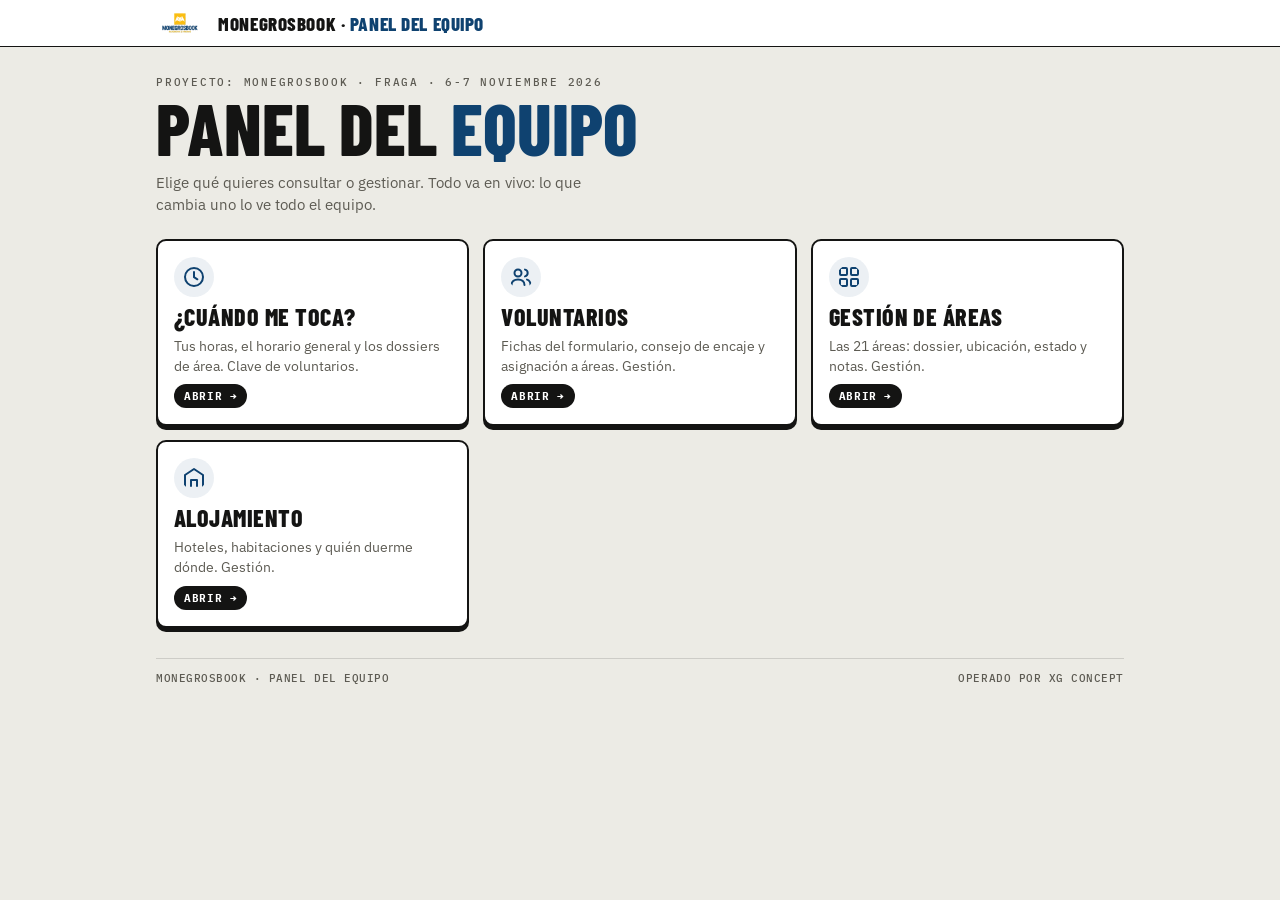
<file: index.html>
<!doctype html>
<html lang="es"><head><meta charset="utf-8">
<meta name="viewport" content="width=device-width,initial-scale=1,viewport-fit=cover">
<title>MonegrosBook · Panel del equipo</title>
<meta name="robots" content="noindex,nofollow">
<link rel="preconnect" href="https://fonts.googleapis.com"><link rel="preconnect" href="https://fonts.gstatic.com" crossorigin>
<link rel="stylesheet" href="https://fonts.googleapis.com/css2?family=Barlow+Condensed:wght@700;800&family=IBM+Plex+Mono:wght@500;700&family=IBM+Plex+Sans:wght@400;600&display=swap">
<style>
:root{--ground:#ecebe5;--paper:#fff;--ink:#141413;--sub:#5d5b53;--hair:rgba(20,20,19,.14);--acc:#0F4270;--acc-soft:rgba(15,66,112,.08);--amarillo:#FABD12;
--ft:"Barlow Condensed","Arial Narrow",Arial,sans-serif;--fm:"IBM Plex Mono",ui-monospace,monospace;--fx:"IBM Plex Sans",system-ui,Arial,sans-serif}
@media (prefers-color-scheme:dark){:root:not([data-theme="light"]){--ground:#121211;--paper:#1c1b19;--ink:#f1efe8;--sub:#a9a69c;--hair:rgba(241,239,232,.14);--acc:#FABD12;--acc-soft:rgba(250,189,18,.12)}}
:root[data-theme="dark"]{--ground:#121211;--paper:#1c1b19;--ink:#f1efe8;--sub:#a9a69c;--hair:rgba(241,239,232,.14);--acc:#FABD12;--acc-soft:rgba(250,189,18,.12)}
*{box-sizing:border-box}
body{margin:0;background:var(--ground);color:var(--ink);font:15px/1.45 var(--fx)}
.bar{background:var(--paper);border-bottom:1px solid var(--ink)}
.bar .in{max-width:1000px;margin:0 auto;padding:10px 16px;display:flex;align-items:center;gap:14px}
.bar img{height:26px;background:#fff;border-radius:6px;padding:3px 6px}
.bar .nm{font:800 19px var(--ft);letter-spacing:.03em;text-transform:uppercase}
.bar .nm em{font-style:normal;color:var(--acc)}
main{max-width:1000px;margin:0 auto;padding:28px 16px 48px}
.eyebrow{font:500 11px var(--fm);letter-spacing:.16em;text-transform:uppercase;color:var(--sub);margin:0 0 6px}
h1{font:800 clamp(40px,8vw,72px)/.9 var(--ft);text-transform:uppercase;margin:0}
h1 span{color:var(--acc)}
.lead{color:var(--sub);max-width:52ch;margin:12px 0 24px}
.grid{display:grid;grid-template-columns:repeat(auto-fill,minmax(260px,1fr));gap:14px}
.tile{display:flex;flex-direction:column;gap:8px;background:var(--paper);border:2px solid var(--ink);border-radius:10px;box-shadow:0 4px 0 var(--ink);padding:16px;text-decoration:none;color:inherit;transition:transform .12s,box-shadow .12s,border-color .12s}
a.tile:hover,a.tile:focus-visible{border-color:var(--acc);box-shadow:0 4px 0 var(--acc);transform:translateY(-2px);outline:none}
.tile .ic{width:40px;height:40px;padding:8px;border-radius:50%;background:var(--acc-soft);fill:none;stroke:var(--acc);stroke-width:2;stroke-linecap:round;stroke-linejoin:round}
.tile b{font:800 24px/1 var(--ft);text-transform:uppercase;letter-spacing:.02em}
.tile small{color:var(--sub);font-size:13.5px}
.tile .go{margin-top:auto;align-self:flex-start;font:700 10.5px var(--fm);letter-spacing:.06em;text-transform:uppercase;border-radius:20px;padding:5px 10px;background:var(--ink);color:var(--paper)}
.tile.soon{border-style:dashed;box-shadow:none;opacity:.65}
.tile.soon .go{background:transparent;color:var(--sub);border:1.3px dashed var(--sub)}
.foot{margin-top:30px;padding-top:12px;border-top:1px solid var(--hair);display:flex;justify-content:space-between;flex-wrap:wrap;gap:12px;font:500 10.5px var(--fm);letter-spacing:.05em;text-transform:uppercase;color:var(--sub)}
</style></head><body>
<div class="bar"><div class="in"><img src="[data-uri]" alt="MonegrosBook"><span class="nm">MonegrosBook · <em>Panel del equipo</em></span></div></div>
<main>
 <p class="eyebrow">Proyecto: MonegrosBook · Fraga · 6-7 noviembre 2026</p>
 <h1>Panel del <span>equipo</span></h1>
 <p class="lead">Elige qué quieres consultar o gestionar. Todo va en vivo: lo que cambia uno lo ve todo el equipo.</p>
 <nav class="grid" aria-label="Herramientas">
  <a class="tile" href="cuando-me-toca/"><svg class="ic" viewBox="0 0 24 24" aria-hidden="true"><circle cx="12" cy="12" r="9"/><path d="M12 7v5.2l3.4 2.1"/></svg><b>¿Cuándo me toca?</b><small>Tus horas, el horario general y los dossiers de área. Clave de voluntarios.</small><span class="go">Abrir →</span></a>
  <a class="tile" href="voluntarios/"><svg class="ic" viewBox="0 0 24 24" aria-hidden="true"><circle cx="9" cy="8" r="3.5"/><path d="M2.5 20c0-3.6 2.9-5.6 6.5-5.6s6.5 2 6.5 5.6"/><path d="M16 4.6a3.5 3.5 0 0 1 0 6.8M18 14.6c2.2.6 3.5 2.4 3.5 5.4"/></svg><b>Voluntarios</b><small>Fichas del formulario, consejo de encaje y asignación a áreas. Gestión.</small><span class="go">Abrir →</span></a>
  <a class="tile" href="areas/"><svg class="ic" viewBox="0 0 24 24" aria-hidden="true"><rect x="3" y="3" width="7" height="7" rx="1"/><rect x="14" y="3" width="7" height="7" rx="1"/><rect x="3" y="14" width="7" height="7" rx="1"/><rect x="14" y="14" width="7" height="7" rx="1"/></svg><b>Gestión de áreas</b><small>Las 21 áreas: dossier, ubicación, estado y notas. Gestión.</small><span class="go">Abrir →</span></a>
  <a class="tile" href="alojamiento/"><svg class="ic" viewBox="0 0 24 24" aria-hidden="true"><path d="M3 20V9l9-6 9 6v11"/><path d="M9 20v-6h6v6"/></svg><b>Alojamiento</b><small>Hoteles, habitaciones y quién duerme dónde. Gestión.</small><span class="go">Abrir →</span></a>
 </nav>
 <div class="foot"><span>MonegrosBook · Panel del equipo</span><span>Operado por XG Concept</span></div>
</main>
</body></html>
</file>
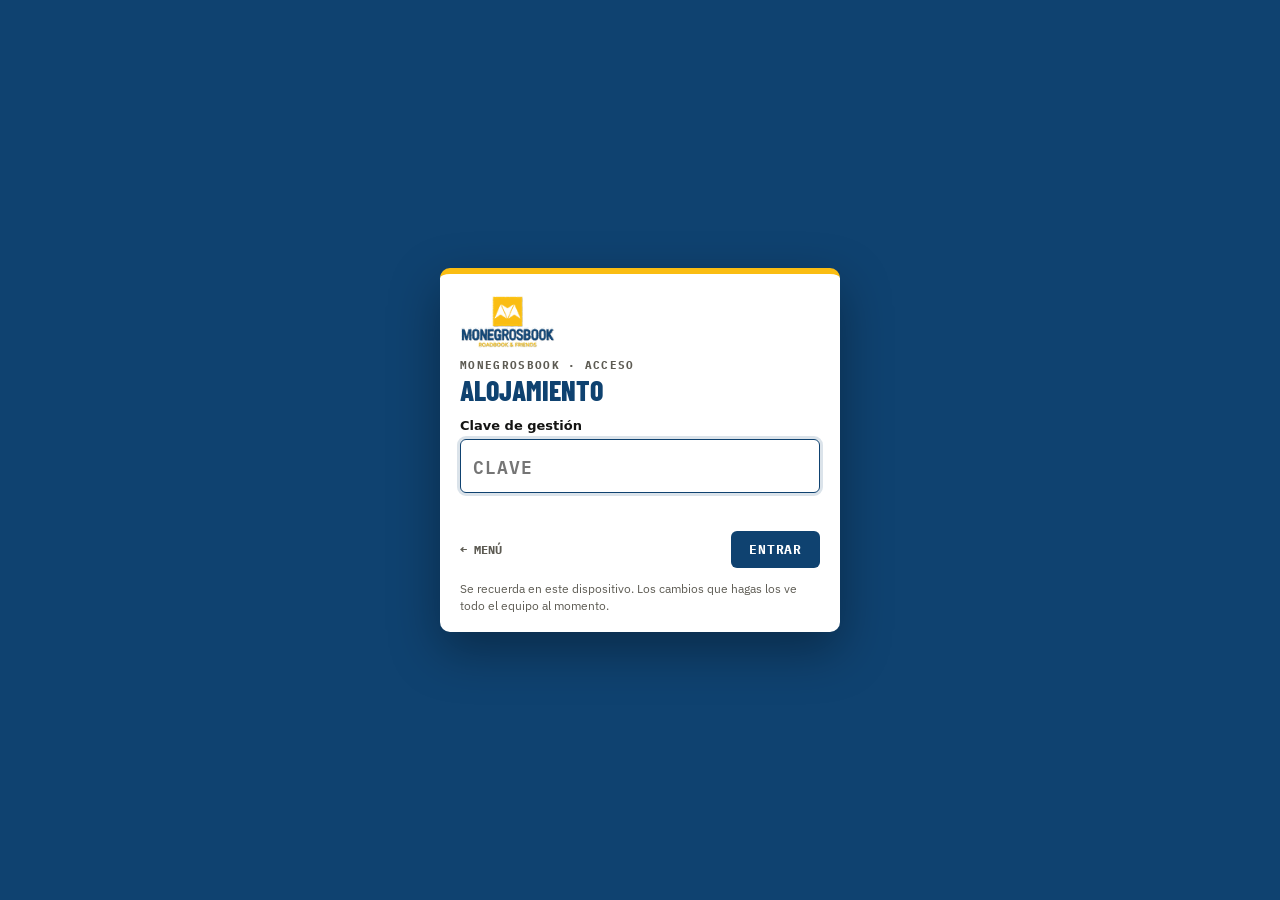
<file: alojamiento/index.html>
<!doctype html>
<html lang="es"><head><meta charset="utf-8">
<meta name="viewport" content="width=device-width,initial-scale=1,viewport-fit=cover">
<meta name="robots" content="noindex,nofollow">
<title>MonegrosBook · Alojamiento</title>
<link rel="preconnect" href="https://fonts.googleapis.com"><link rel="preconnect" href="https://fonts.gstatic.com" crossorigin>
<link href="https://fonts.googleapis.com/css2?family=Barlow+Condensed:wght@600;700;800&family=IBM+Plex+Sans:wght@400;500;600;700&family=IBM+Plex+Mono:wght@400;500;600&display=swap" rel="stylesheet">
<link rel="stylesheet" href="../assets/mb.css">
<style>
:root{--bg:#ecebe5;--paper:#fff;--ink:#141413;--sub:#5d5b53;--hair:rgba(20,20,19,.14);--blue:#0F4270;--yel:#FABD12;--ok:#1a8a4a;--ok-soft:#dcf3e7;--terra:#BF5A33}
@media (prefers-color-scheme:dark){:root:not([data-theme="light"]){--bg:#121211;--paper:#1c1b19;--ink:#f1efe8;--sub:#a9a69c;--hair:rgba(241,239,232,.14);--blue:#FABD12;--ok:#3ec27a;--ok-soft:#12321f}}
:root[data-theme="dark"]{--bg:#121211;--paper:#1c1b19;--ink:#f1efe8;--sub:#a9a69c;--hair:rgba(241,239,232,.14);--blue:#FABD12;--ok:#3ec27a;--ok-soft:#12321f}
*{box-sizing:border-box}
html,body{margin:0;background:var(--bg);color:var(--ink);font:15px/1.45 "IBM Plex Sans",system-ui,Arial,sans-serif}
header{background:#0F4270;color:#fff}
header .in{max-width:1100px;margin:0 auto;padding:12px 16px;display:flex;align-items:center;justify-content:space-between;gap:10px;flex-wrap:wrap}
.hl{display:flex;align-items:center;gap:12px}
.hl .mb-logo{width:64px;height:30px;border-radius:6px}
h1{font:800 24px/1 "Barlow Condensed",Arial,sans-serif;text-transform:uppercase;margin:0}
.hr{display:flex;gap:8px;align-items:center;flex-wrap:wrap;font-size:12px}
.gh{background:rgba(255,255,255,.12);border:1px solid rgba(255,255,255,.3);color:#fff;border-radius:6px;padding:6px 10px;font:600 12px "IBM Plex Sans",Arial,sans-serif;text-decoration:none;cursor:pointer}
.dot{width:8px;height:8px;border-radius:50%;background:#FABD12;display:inline-block}.dot.live{background:#3fcf88}.dot.err{background:#ff7a59}
main{max-width:1100px;margin:0 auto;padding:16px 16px 40px;display:flex;flex-direction:column;gap:16px}
.kpis{display:grid;grid-template-columns:repeat(auto-fit,minmax(130px,1fr));gap:8px}
.kpi{background:var(--paper);border:1px solid var(--hair);border-radius:8px;padding:10px 12px}
.kpi b{display:block;font:700 28px/1 "Barlow Condensed",sans-serif}
.kpi span{font-size:11px;color:var(--sub);text-transform:uppercase;letter-spacing:.05em;font-weight:600}
.site{background:var(--paper);border:1px solid var(--hair);border-radius:10px;overflow:hidden}
.site h2{margin:0;padding:12px 14px;font:800 20px/1 "Barlow Condensed",sans-serif;text-transform:uppercase;border-bottom:2px solid var(--blue);display:flex;justify-content:space-between;gap:10px;align-items:baseline}
.site h2 small{font:500 12px "IBM Plex Mono",monospace;color:var(--sub);text-transform:none}
.room{display:grid;grid-template-columns:minmax(120px,190px) 60px 1fr auto;gap:10px;align-items:start;padding:10px 14px;border-top:1px solid var(--hair)}
.room:first-of-type{border-top:0}
.rn{font-weight:700;padding:2px 8px;border-radius:4px;justify-self:start}
.rn.free{background:var(--ok-soft);color:var(--ok)} .rn.busy{background:#FABD12;color:#231a00}
.pl{font:600 12px "IBM Plex Mono",monospace;color:var(--sub);padding-top:3px}
.who{display:flex;flex-direction:column;gap:4px}
.g{display:flex;gap:8px;align-items:center;flex-wrap:wrap;font-size:14px}
.g .d{font:500 11px "IBM Plex Mono",monospace;color:var(--sub)}
.g .n{font-size:12px;color:var(--sub);font-style:italic}
.x{border:1px solid var(--hair);background:none;color:var(--sub);border-radius:4px;font:700 11px "IBM Plex Mono",monospace;padding:1px 7px;cursor:pointer}
.x:hover,.x.sure{border-color:var(--terra);color:var(--terra)}
.freetxt{color:var(--sub);font-size:13px}
.add{border:1px solid var(--blue);background:none;color:var(--blue);border-radius:6px;font:700 12px "IBM Plex Mono",monospace;padding:5px 10px;cursor:pointer;white-space:nowrap}
.add:hover{background:var(--blue);color:#fff}
.form{grid-column:1/-1;display:grid;grid-template-columns:2fr 1fr 1fr 2fr auto auto;gap:6px;background:var(--bg);padding:10px;border-radius:8px}
.form label{display:flex;flex-direction:column;gap:3px;font:600 11px "IBM Plex Mono",monospace;text-transform:uppercase;color:var(--sub)}
.form input{font:14px "IBM Plex Sans",Arial,sans-serif;padding:7px 8px;border:1px solid var(--hair);border-radius:5px;background:var(--paper);color:var(--ink)}
.form button{align-self:end;font:700 12px "IBM Plex Mono",monospace;text-transform:uppercase;padding:9px 12px;border-radius:5px;border:1px solid var(--hair);background:var(--paper);color:var(--ink);cursor:pointer}
.form button.pri{background:#0F4270;border-color:#0F4270;color:#fff}
.err{grid-column:1/-1;color:#d7263d;font-size:13px;min-height:0;margin:0}
.empty{padding:24px;text-align:center;color:var(--sub);border:1px dashed var(--hair);border-radius:8px;background:var(--paper)}
footer{max-width:1100px;margin:0 auto;padding:0 16px 30px;font:500 11px "IBM Plex Mono",monospace;color:var(--sub);display:flex;justify-content:space-between;gap:8px;flex-wrap:wrap}
@media (max-width:720px){.room{grid-template-columns:1fr auto}.pl{display:none}.who{grid-column:1/-1}.form{grid-template-columns:1fr 1fr}.form label:first-child,.form label:nth-child(4){grid-column:1/-1}}
</style>
</head><body>
<header><div class="in">
 <div class="hl"><a href="../" title="Menú"><span class="mb-logo"></span></a><div><h1>Alojamiento</h1></div></div>
 <div class="hr"><span class="dot" id="dot"></span><span id="sync">Esperando la clave…</span><button class="gh" id="refresh" type="button">Actualizar</button><a class="gh" href="../">← Menú</a><button class="gh" id="salir" type="button">Salir</button></div>
</div></header>
<main>
 <section class="kpis" id="kpis"></section>
 <section id="list"><p class="empty">Cargando…</p></section>
</main>
<footer><span>Mismos datos que el módulo ALOJAMIENTO de la app (ALOJ_SITIOS · ALOJ_HABITACIONES · ALOJ_HUESPEDES) · lo que cambies aquí sale también en la app</span><span>Operado por XG Concept</span></footer>
<script src="../assets/mb.js"></script>
<script>
(function(){
 var D={sitios:[],habitaciones:[],huespedes:[]}, openRoom=null, sure=null, busy=false, lastTs=null;
 var $=function(s){return document.querySelector(s);}, esc=MB.esc;
 function dm(s){var m=/^(\d{4})-(\d{2})-(\d{2})/.exec(s||'');return m?m[3]+'/'+m[2]:'—';}
 function setSync(k,t){$('#dot').className='dot'+(k?' '+k:'');$('#sync').textContent=t;}
 function guests(h){return D.huespedes.filter(function(g){return g.ID_Habitacion===h.ID_Habitacion;}).sort(function(a,b){return String(a.Entrada).localeCompare(String(b.Entrada));});}
 function render(){
  var hs=D.habitaciones, plazas=hs.reduce(function(s,h){return s+(Number(h.Plazas)||0);},0), ocup=hs.filter(function(h){return guests(h).length;}).length;
  $('#kpis').innerHTML='<div class="kpi"><b>'+D.sitios.length+'</b><span>Alojamientos</span></div><div class="kpi"><b>'+hs.length+'</b><span>Habitaciones</span></div><div class="kpi"><b>'+plazas+'</b><span>Plazas</span></div><div class="kpi"><b>'+D.huespedes.length+'</b><span>Personas</span></div><div class="kpi"><b>'+(hs.length-ocup)+'</b><span>Habitaciones libres</span></div>';
  if(!D.sitios.length){$('#list').innerHTML='<p class="empty">Todavía no hay alojamientos. Se crean desde la app (ALOJAMIENTO).</p>';return;}
  var sitios=D.sitios.slice().sort(function(a,b){return (Number(a.Orden)||99)-(Number(b.Orden)||99)||String(a.Nombre_Sitio).localeCompare(String(b.Nombre_Sitio));});
  $('#list').innerHTML=sitios.map(function(s){
   var rooms=hs.filter(function(h){return h.ID_Sitio===s.ID_Sitio;}).sort(function(a,b){return String(a.Habitacion).localeCompare(String(b.Habitacion),'es',{numeric:true});});
   return '<section class="site"><h2>'+esc(s.Nombre_Sitio)+'<small>'+esc([s.Tipo,s.Localidad].filter(Boolean).join(' · '))+'</small></h2>'+
    (rooms.length?rooms.map(function(h){
     var gs=guests(h);
     var who=gs.length?gs.map(function(g){return '<div class="g"><b>'+esc(g.Nombre)+'</b><span class="d">entra '+dm(g.Entrada)+' → sale '+dm(g.Salida)+'</span>'+(g.Notas?'<span class="n">'+esc(g.Notas)+'</span>':'')+
      '<button class="x'+(sure===g.ID_Huesped?' sure':'')+'" data-del="'+esc(g.ID_Huesped)+'">'+(sure===g.ID_Huesped?'¿Quitar? Sí':'×')+'</button></div>';}).join(''):'<span class="freetxt">— libre —</span>';
     var form=openRoom===h.ID_Habitacion?'<form class="form" data-room="'+esc(h.ID_Habitacion)+'"><label>Nombre<input name="nombre" required></label><label>Entrada<input name="entrada" type="date" value="2026-11-06" required></label><label>Salida<input name="salida" type="date" value="2026-11-08" required></label><label>Comentarios<input name="notas"></label><button type="submit" class="pri">Guardar</button><button type="button" data-cancel="1">Cancelar</button><p class="err" id="ferr"></p></form>':'';
     return '<div class="room"><span class="rn '+(gs.length?'busy':'free')+'">'+esc(h.Habitacion)+'</span><span class="pl">'+esc(h.Plazas)+' pl.</span><div class="who">'+who+'</div><button class="add" data-add="'+esc(h.ID_Habitacion)+'">+ Persona</button>'+form+'</div>';
    }).join(''):'<div class="room"><span class="freetxt">Sin habitaciones</span></div>')+'</section>';
  }).join('');
 }
 async function load(manual){
  if(busy||openRoom) return; busy=true;
  try{var j=await MB.call('aloj');D=j;lastTs=j.ts;setSync('live','Al día '+MB.hm(lastTs));render();if(manual)MB.toast('Actualizado');}
  catch(e){if(e.code==='clave'){MB.logout();return;}setSync('err','Sin conexión'+(lastTs?' · datos de '+MB.hm(lastTs):''));}
  finally{busy=false;}
 }
 document.addEventListener('click',async function(ev){
  var t=ev.target.closest('button'); if(!t) return;
  if(t.id==='refresh'){load(true);return;}
  if(t.id==='salir'){MB.logout();return;}
  if(t.dataset.add){openRoom=t.dataset.add;sure=null;render();var i=document.querySelector('.form input[name=nombre]');if(i)i.focus();return;}
  if(t.dataset.cancel){openRoom=null;render();return;}
  if(t.dataset.del){
   if(sure!==t.dataset.del){sure=t.dataset.del;render();setTimeout(function(){if(sure===t.dataset.del){sure=null;render();}},4000);return;}
   sure=null;
   try{var j=await MB.call('aloj.del',{id:t.dataset.del});D=j;lastTs=j.ts;render();MB.toast('Quitado');}catch(e){MB.toast(e.message||'No se ha podido quitar');load();}
   return;
  }
 });
 document.addEventListener('submit',async function(ev){
  var f=ev.target.closest('form.form'); if(!f) return; ev.preventDefault();
  var fd=new FormData(f), err=f.querySelector('#ferr');
  err.textContent='Guardando…';
  try{
   var j=await MB.call('aloj.add',{hab:f.dataset.room,nombre:fd.get('nombre'),entrada:fd.get('entrada'),salida:fd.get('salida'),notas:fd.get('notas')});
   openRoom=null;D=j;lastTs=j.ts;render();MB.toast('Añadido');
  }catch(e){err.textContent=e.message||'No se ha guardado';}
 });
 MB.gate({need:'gestion',title:'Alojamiento'}).then(function(){load();MB.poll(load,30000);});
})();
</script>
</body></html>
</file>
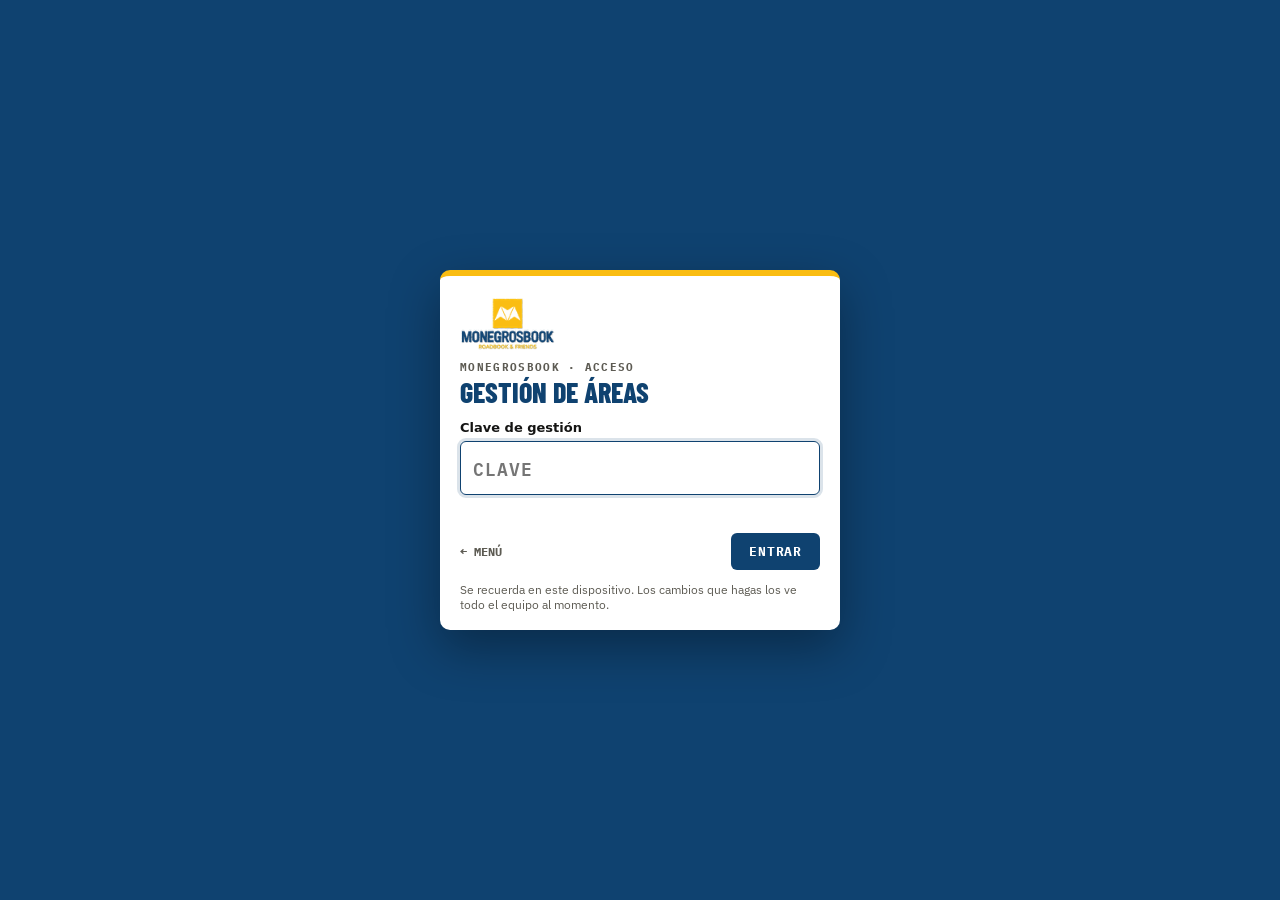
<file: areas/index.html>
<!doctype html>
<html lang="es"><head><meta charset="utf-8">
<meta name="viewport" content="width=device-width,initial-scale=1,viewport-fit=cover">
<meta name="robots" content="noindex,nofollow">
<title>MonegrosBook · Gestión de áreas</title>
<link rel="preconnect" href="https://fonts.googleapis.com"><link rel="preconnect" href="https://fonts.gstatic.com" crossorigin>
<link href="https://fonts.googleapis.com/css2?family=Barlow+Condensed:wght@600;700;800&family=IBM+Plex+Sans:wght@400;500;600&family=IBM+Plex+Mono:wght@400;500;600&display=swap" rel="stylesheet">
<link rel="stylesheet" href="../assets/mb.css">
<style>
:root{--bg:#0a0b0d;--panel:#121417;--panel2:#171a1e;--ink:#f5f3ee;--sub:#93979c;--hair:rgba(255,255,255,.1);--yel:#FABD12;--green:#33d488;--blue:#7fb8d9}
*{box-sizing:border-box}
html,body{margin:0;background:var(--bg);color:var(--ink);font-family:"IBM Plex Sans",Arial,sans-serif}
.wrap{max-width:1180px;margin:0 auto;padding:18px 16px 40px}
.bar{display:flex;align-items:center;justify-content:space-between;gap:12px;flex-wrap:wrap;margin-bottom:14px}
.bar-l{display:flex;align-items:center;gap:12px}
.bar .mb-logo{width:70px;height:34px;border-radius:6px}
h1{font:800 clamp(20px,3vw,28px)/1 "Barlow Condensed",Arial,sans-serif;text-transform:uppercase;letter-spacing:.02em;margin:0}
.bar-r{display:flex;gap:8px;align-items:center;flex-wrap:wrap;font:500 11px "IBM Plex Mono",monospace;color:var(--sub)}
.btn{font:600 11px "IBM Plex Mono",monospace;letter-spacing:.04em;text-transform:uppercase;color:var(--ink);background:var(--panel2);border:1px solid var(--hair);border-radius:5px;padding:6px 10px;text-decoration:none;cursor:pointer}
.btn:hover{border-color:var(--yel);color:var(--yel)}
.dot{width:8px;height:8px;border-radius:50%;background:var(--yel);display:inline-block}
.dot.live{background:var(--green)} .dot.err{background:#ff7a59}
.links{font:500 11px "IBM Plex Mono",monospace;color:var(--sub);margin:0 0 12px;display:flex;gap:14px;flex-wrap:wrap}
.links a{color:var(--ink);text-decoration:none;border-bottom:1px dotted var(--sub)}
.links a:hover{color:var(--yel)}
.head{display:flex;justify-content:space-between;align-items:baseline;gap:10px;flex-wrap:wrap;margin-bottom:10px}
.head h2{font:800 15px "Barlow Condensed",Arial,sans-serif;letter-spacing:.06em;text-transform:uppercase;margin:0}
.kpi{font:500 11px "IBM Plex Mono",monospace;color:var(--sub)} .kpi b{color:var(--green)}
.grid{display:grid;grid-template-columns:repeat(auto-fill,minmax(210px,1fr));gap:8px}
.chip{display:flex;flex-direction:column;gap:7px;background:var(--panel);border:1px solid var(--hair);border-radius:6px;padding:10px 12px}
.chip.completa{border-color:rgba(51,212,136,.5)} .chip.incompleta{border-color:rgba(250,189,18,.4)}
.code{display:flex;justify-content:space-between;align-items:center;font:500 11px "IBM Plex Mono",monospace;color:var(--sub)}
.badge{font:700 9px "IBM Plex Mono",monospace;letter-spacing:.05em;padding:2px 8px;border-radius:20px;cursor:pointer;background:none}
.completa .badge{background:rgba(51,212,136,.16);color:var(--green);border:1px solid rgba(51,212,136,.5)}
.incompleta .badge{background:rgba(250,189,18,.16);color:var(--yel);border:1px solid rgba(250,189,18,.5)}
.badge:hover{filter:brightness(1.25)}
.name{font:700 15px/1.15 "Barlow Condensed",Arial,sans-serif;text-transform:uppercase}
.resp{font-size:11px;color:var(--sub)}
.meta{font:500 10px "IBM Plex Mono",monospace;color:var(--sub)}
.nota{font-size:12px;color:var(--ink);background:var(--panel2);border-left:3px solid var(--yel);padding:5px 8px;border-radius:0 4px 4px 0}
.acts{display:flex;flex-direction:column;gap:5px;margin-top:auto}
.pdf{display:block;text-align:center;text-decoration:none;font:600 10px "IBM Plex Mono",monospace;letter-spacing:.04em;text-transform:uppercase;padding:6px;border-radius:4px;border:1px solid var(--hair);color:var(--ink);background:var(--panel2)}
.pdf.doss{background:rgba(127,184,217,.18);border-color:rgba(127,184,217,.6);color:#cfe8f6}
.pdf.ubic{background:rgba(250,189,18,.12);border-color:rgba(250,189,18,.55);color:#ffd766}
.pdf.off{opacity:.45;pointer-events:none}
.pdf:hover{filter:brightness(1.2)}
.edit{background:none;border:0;color:var(--sub);font:600 10px "IBM Plex Mono",monospace;text-transform:uppercase;cursor:pointer;padding:0;text-align:left}
.edit:hover{color:var(--yel)}
.nedit{display:flex;flex-direction:column;gap:5px}
.nedit textarea{width:100%;min-height:60px;background:var(--panel2);color:var(--ink);border:1px solid var(--hair);border-radius:4px;font:13px "IBM Plex Sans",Arial,sans-serif;padding:6px}
.nedit div{display:flex;gap:6px}
.empty{padding:24px;text-align:center;color:var(--sub);border:1px dashed var(--hair);border-radius:8px}
footer{margin-top:14px;padding-top:10px;border-top:1px solid var(--hair);font:500 10px "IBM Plex Mono",monospace;color:#6f757c;display:flex;justify-content:space-between;gap:8px;flex-wrap:wrap}
</style>
</head><body>
<div class="wrap">
 <div class="bar">
  <div class="bar-l"><a href="../" title="Menú"><span class="mb-logo"></span></a><h1>Gestión de áreas</h1></div>
  <div class="bar-r"><span class="dot" id="dot"></span><span id="sync">Esperando la clave…</span><button class="btn" id="refresh" type="button">Actualizar</button><a class="btn" href="../">← Menú</a><button class="btn" id="salir" type="button">Salir</button></div>
 </div>
 <p class="links"><a href="https://drive.google.com/drive/folders/1E1BNuR-4-WwkCFvjWJrsDNHmBKVMVmPg" target="_blank" rel="noopener">Dossiers (Drive)</a><a href="https://drive.google.com/drive/folders/1empEVpAXUM5C3rJNw66w3KLW2oBK0Rmj" target="_blank" rel="noopener">Ubicaciones</a><a href="https://drive.google.com/drive/folders/1fGfZfJzjZMj1zNsWXErCtUzzNnMI91gt" target="_blank" rel="noopener">Esquemas</a><a href="https://drive.google.com/drive/folders/1EiVlhbELN45tNQLrL6tINmVV1LQuR_JB" target="_blank" rel="noopener">Mapas</a></p>
 <div class="head"><h2>Estado de cada área</h2><span class="kpi" id="kpi"></span></div>
 <div class="grid" id="grid"><p class="empty">Cargando…</p></div>
 <footer><span>Toca COMPLETA / INCOMPLETA para cambiarlo · lo ve todo el equipo al momento · datos en la hoja «DATA App Monegrosbook» › WEB_AREAS</span><span>MonegrosBook · 6-7 nov 2026 · Operado por XG Concept</span></footer>
</div>
<script src="../assets/mb.js"></script>
<script>
(function(){
 var areas=[], editing=null, lastTs=null, busy=false;
 var D=function(id){return 'https://drive.google.com/file/d/'+id+'/view';};
 var $=function(s){return document.querySelector(s);}, esc=MB.esc;
 function state(a){ if(a.estado==='completa'||a.estado==='incompleta') return a.estado; return a.dossier_estado==='cerrado'?'completa':'incompleta'; }
 function setSync(k,t){$('#dot').className='dot'+(k?' '+k:'');$('#sync').textContent=t;}
 function render(){
  if(!areas.length){$('#grid').innerHTML='<p class="empty">Sin áreas.</p>';return;}
  var n=areas.filter(function(a){return state(a)==='completa';}).length;
  $('#kpi').innerHTML='<b>'+n+'</b> completas · '+(areas.length-n)+' incompletas · '+areas.length+' áreas';
  $('#grid').innerHTML=areas.map(function(a){
   var st=state(a);
   var doss=a.dossier_drive?'<a class="pdf doss" href="'+D(a.dossier_drive)+'" target="_blank" rel="noopener">Ver PDF '+esc(a.dossier_ver||'')+'</a>':'<span class="pdf off">Sin dossier</span>';
   var ubic=a.ubic_drive?'<a class="pdf ubic" href="'+D(a.ubic_drive)+'" target="_blank" rel="noopener">Ubicación '+esc(a.ubic_ver||'')+'</a>':'';
   var nota=editing===a.codigo
    ?'<div class="nedit"><textarea id="nt">'+esc(a.nota||'')+'</textarea><div><button class="btn" data-save="'+a.codigo+'">Guardar</button><button class="btn" data-cancel="1">Cancelar</button></div></div>'
    :(a.nota?'<div class="nota">'+esc(a.nota)+'</div>':'')+'<button class="edit" data-edit="'+a.codigo+'">✎ '+(a.nota?'Editar nota':'Añadir nota')+'</button>';
   return '<div class="chip '+st+'"><div class="code"><span>'+esc(a.codigo)+'</span><button class="badge" data-tog="'+a.codigo+'" title="Cambiar estado">'+(st==='completa'?'COMPLETA':'INCOMPLETA')+'</button></div>'+
    '<div class="name">'+esc(a.nombre)+'</div><div class="resp">'+esc(a.responsable||'')+'</div>'+
    '<div class="meta">Dossier '+esc(a.dossier_ver||'—')+' · '+esc(a.dossier_estado||'')+(a.actualizado?' · '+esc(a.actualizado):'')+'</div>'+
    nota+'<div class="acts">'+doss+ubic+'</div></div>';
  }).join('');
 }
 async function load(manual){
  if(busy||editing) return; busy=true;
  try{ var j=await MB.call('areas'); areas=j.areas||[]; lastTs=j.ts; setSync('live','Al día '+MB.hm(lastTs)); render(); if(manual) MB.toast('Actualizado'); }
  catch(e){ if(e.code==='clave'){MB.logout();return;} setSync('err','Sin conexión'+(lastTs?' · datos de '+MB.hm(lastTs):'')); }
  finally{busy=false;}
 }
 async function save(codigo,fields,msg){
  var a=areas.filter(function(x){return x.codigo===codigo;})[0]; if(a) Object.assign(a,fields); render();
  try{ var j=await MB.call('area.set',{codigo:codigo,fields:fields}); areas=j.areas; lastTs=j.ts; setSync('live','Al día '+MB.hm(lastTs)); render(); MB.toast(msg||'Guardado'); }
  catch(e){ MB.toast('No se ha guardado. Prueba otra vez.'); editing=null; load(); }
 }
 document.addEventListener('click',function(ev){
  var t=ev.target.closest('button'); if(!t) return;
  if(t.id==='refresh'){load(true);return;}
  if(t.id==='salir'){MB.logout();return;}
  if(t.dataset.tog){var a=areas.filter(function(x){return x.codigo===t.dataset.tog;})[0];var nx=state(a)==='completa'?'incompleta':'completa';save(a.codigo,{estado:nx},a.codigo+' → '+nx);return;}
  if(t.dataset.edit){editing=t.dataset.edit;render();var ta=$('#nt');if(ta)ta.focus();return;}
  if(t.dataset.cancel){editing=null;render();return;}
  if(t.dataset.save){var c=t.dataset.save,v=$('#nt').value.trim();editing=null;save(c,{nota:v},'Nota guardada');return;}
 });
 MB.gate({need:'gestion',title:'Gestión de áreas'}).then(function(){ load(); MB.poll(load,30000); });
})();
</script>
</body></html>
</file>
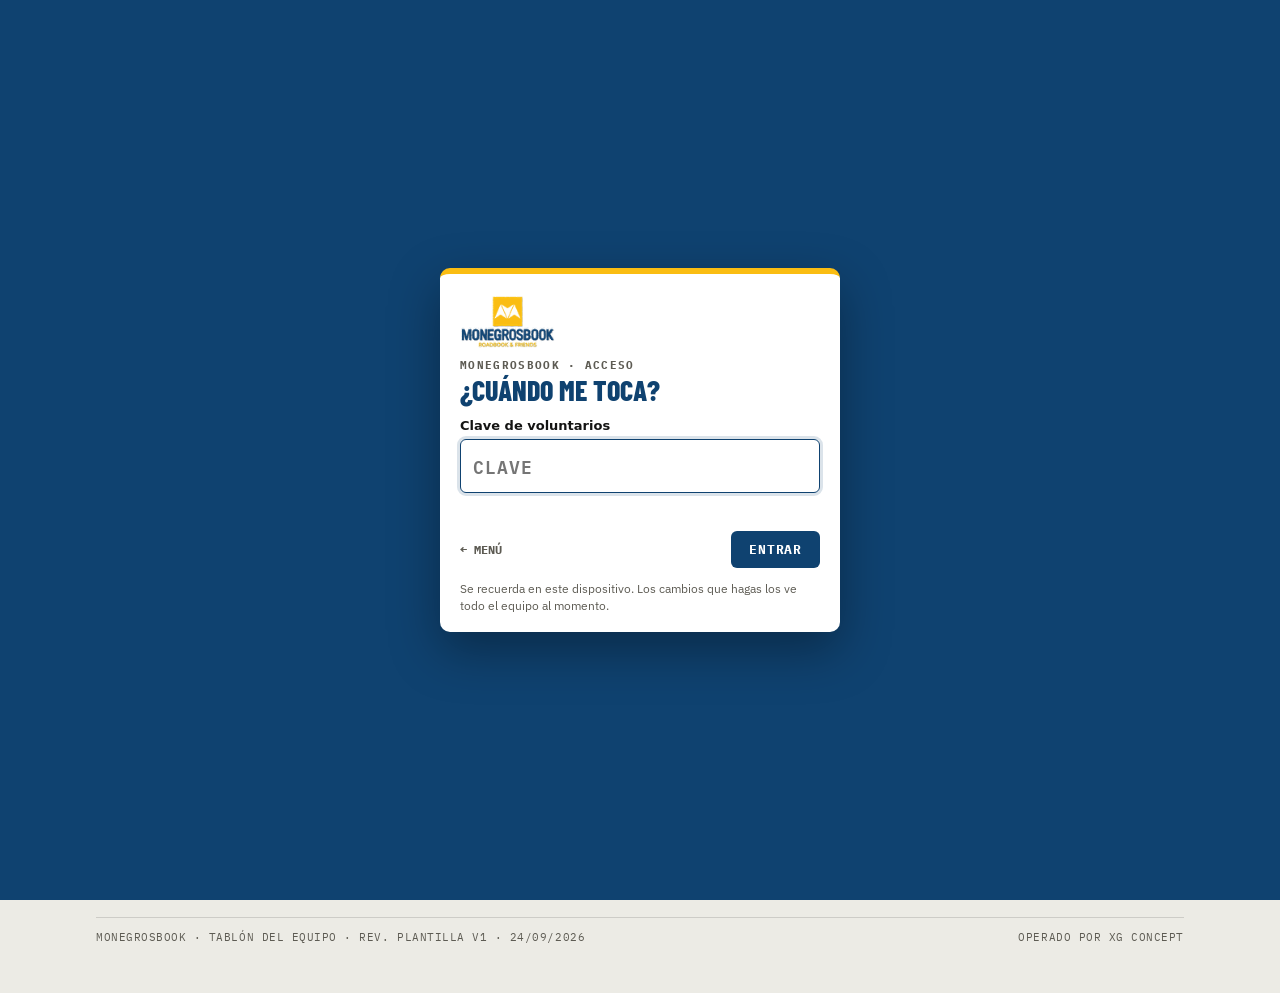
<file: cuando-me-toca/index.html>
<!doctype html><html><head><meta charset="utf-8"><meta name=viewport content="width=device-width,initial-scale=1,viewport-fit=cover"><style>:root{color-scheme:light;box-sizing:border-box;padding-top:env(safe-area-inset-top,0px);padding-bottom:env(safe-area-inset-bottom,0px)}html{scroll-padding-top:env(safe-area-inset-top,0px)}body{margin:0;padding:0;font:14px -apple-system,BlinkMacSystemFont,sans-serif;background:#faf9f5;color:#141413}img{max-width:100%}[hidden]:not([hidden=until-found i]){display:none!important}</style></head><body>
<title>MonegrosBook · Tablón del equipo</title>
<link rel="preconnect" href="https://fonts.googleapis.com"><link rel="preconnect" href="https://fonts.gstatic.com" crossorigin>
<link rel="stylesheet" href="../assets/mb.css">
<link rel="stylesheet" href="https://fonts.googleapis.com/css2?family=Barlow+Condensed:wght@600;700;800&family=IBM+Plex+Mono:wght@400;500;700&family=IBM+Plex+Sans:wght@400;600;700&display=swap">
<style>html,body{margin:0}

:root{--ground:#ecebe5;--paper:#ffffff;--panel:#f4f3ee;--ink:#141413;--sub:#5d5b53;--hair:rgba(20,20,19,.14);
--acc:#e8590c;--acc-soft:rgba(232,89,12,.08);--ok:#1a8a4a;--amb:#b35a0c;--amb-soft:#fff4e8;--gold:#b8860b;--day:#141413;--day-ink:#ffffff;--barbg:#efede6;--phase:#fbe3d3;
--ft:"Barlow Condensed","Arial Narrow",Arial,sans-serif;--fm:"IBM Plex Mono",ui-monospace,Consolas,monospace;--fx:"IBM Plex Sans",system-ui,Arial,sans-serif;--logo-filter:none}
@media (prefers-color-scheme:dark){:root:not([data-theme="light"]){color-scheme:dark;--ground:#121211;--paper:#1c1b19;--panel:#252420;--ink:#f1efe8;--sub:#a9a69c;--hair:rgba(241,239,232,.14);
--acc:#ff7a2f;--acc-soft:rgba(255,122,47,.12);--ok:#3ec27a;--amb:#f0a052;--amb-soft:rgba(240,160,82,.12);--gold:#e0b341;--day:#f1efe8;--day-ink:#141413;--barbg:#2c2b27;--phase:#4a2a17;--logo-filter:invert(1) hue-rotate(180deg)}}
:root[data-theme="dark"]{color-scheme:dark;--ground:#121211;--paper:#1c1b19;--panel:#252420;--ink:#f1efe8;--sub:#a9a69c;--hair:rgba(241,239,232,.14);
--acc:#ff7a2f;--acc-soft:rgba(255,122,47,.12);--ok:#3ec27a;--amb:#f0a052;--amb-soft:rgba(240,160,82,.12);--gold:#e0b341;--day:#f1efe8;--day-ink:#141413;--barbg:#2c2b27;--phase:#4a2a17;--logo-filter:invert(1) hue-rotate(180deg)}
*{box-sizing:border-box}
body{background:var(--ground);color:var(--ink);font-family:var(--fx);font-size:15px;line-height:1.45}
a{color:inherit}
.wrap{max-width:1120px;margin:0 auto;padding-inline:16px;padding-block:0 48px}
/* barra */
.bar{position:sticky;top:env(safe-area-inset-top,0px);z-index:5;background:var(--paper);border-bottom:1px solid var(--ink)}
.bar .in{max-width:1120px;margin:0 auto;padding:10px 16px;display:flex;align-items:center;gap:14px}
.bar img{height:26px;width:auto;filter:var(--logo-filter)}
.bar .sep{width:1px;height:24px;background:var(--hair)}
.bar .nm{font-family:var(--ft);font-weight:800;font-size:19px;letter-spacing:.03em;text-transform:uppercase;white-space:nowrap;overflow:hidden;text-overflow:ellipsis}
.bar .nm em{font-style:normal;color:var(--acc)}
.bar .rv{margin-left:auto;font-family:var(--fm);font-size:10.5px;letter-spacing:.06em;text-transform:uppercase;color:var(--sub);white-space:nowrap}
.bar .rv b{color:var(--ink)}
/* cabecera */
.hero{padding:28px 0 18px;display:grid;grid-template-columns:1.1fr 1fr;gap:24px;align-items:end}
.eyebrow{font-family:var(--fm);font-size:11px;letter-spacing:.16em;text-transform:uppercase;color:var(--sub);margin:0 0 6px}
.hero h1{font-family:var(--ft);font-weight:800;text-transform:uppercase;font-size:clamp(44px,8vw,84px);line-height:.9;margin:0;letter-spacing:.005em;text-wrap:balance}
.hero h1 span{color:var(--acc)}
.hero p.lead{margin:12px 0 0;max-width:46ch;color:var(--sub)}
/* tira de días */
.strip{display:grid;grid-template-columns:repeat(5,1fr);gap:4px}
.strip div{background:var(--paper);border:1px solid var(--hair);border-radius:4px;padding:8px 6px;text-align:center}
.strip b{display:block;font-family:var(--ft);font-weight:800;font-size:26px;line-height:1}
.strip span{display:block;font-family:var(--fm);font-size:9.5px;letter-spacing:.06em;text-transform:uppercase;color:var(--sub);margin-top:3px}
.strip .ev{background:var(--acc);border-color:var(--acc);color:#fff}
.strip .ev span{color:#fff;opacity:.9}
.strip-cap{grid-column:1/-1;font-family:var(--fm);font-size:10px;color:var(--sub);letter-spacing:.04em;margin-top:4px}
/* buscador */
.find{position:sticky;top:calc(env(safe-area-inset-top,0px) + 47px);z-index:4;background:var(--ground);padding:10px 0;display:flex;gap:10px;align-items:center;flex-wrap:wrap}
.find label{font-family:var(--fm);font-size:11px;letter-spacing:.1em;text-transform:uppercase;color:var(--sub)}
.find input{flex:1;min-width:0;font:600 17px var(--fx);padding:11px 14px;border:1.5px solid var(--ink);border-radius:6px;background:var(--paper);color:var(--ink)}
.find input:focus{outline:3px solid var(--acc-soft);border-color:var(--acc)}
.find .cnt{font-family:var(--fm);font-size:11px;color:var(--sub);white-space:nowrap}
/* secciones */
section.blk{margin-top:26px}
.sh{display:flex;justify-content:space-between;align-items:baseline;gap:12px;flex-wrap:wrap;border-bottom:2px solid var(--acc);padding-bottom:5px;margin-bottom:14px}
.sh h2{font-family:var(--ft);font-weight:800;font-size:24px;letter-spacing:.04em;text-transform:uppercase;margin:0}
.sh small{font-family:var(--fm);font-size:11px;color:var(--sub)}
/* matriz */
.mxw{overflow-x:auto;background:var(--paper);border:1px solid var(--hair);border-radius:6px}
table.mx{width:100%;border-collapse:separate;border-spacing:0;min-width:540px}
table.mx tbody th,table.mx thead th:first-child{position:sticky;left:0;background:var(--paper);z-index:1}
table.mx thead th{font-family:var(--fm);font-size:10.5px;font-weight:700;letter-spacing:.06em;text-transform:uppercase;padding:10px 6px 8px;border-bottom:1.5px solid var(--ink);text-align:center}
table.mx thead th small{display:block;font-weight:500;color:var(--sub);letter-spacing:.02em;text-transform:none;margin-top:1px}
table.mx thead th:first-child{text-align:left;padding-left:14px}
table.mx tbody th{text-align:left;padding:7px 14px;font-family:var(--ft);font-weight:700;font-size:19px;text-transform:uppercase;letter-spacing:.02em;white-space:nowrap}
table.mx tbody th a{text-decoration:none} table.mx tbody th a:hover{color:var(--acc)}
table.mx td{text-align:center;border-top:1px solid var(--hair)} table.mx tbody th{border-top:1px solid var(--hair)}
table.mx .sab{background:var(--acc-soft)}
.d{display:inline-block;width:15px;height:15px;border-radius:50%;vertical-align:middle}
.d.ok{background:var(--acc)} .d.pd{border:2.2px solid var(--amb)}
.legend{display:flex;gap:18px;flex-wrap:wrap;font-size:13px;color:var(--sub);margin-top:10px}
.legend span{display:inline-flex;gap:7px;align-items:center}
/* tarjetas */
.cards{display:grid;grid-template-columns:repeat(2,minmax(0,1fr));gap:14px;align-items:start}
.card{background:var(--paper);border:1px solid var(--hair);border-radius:6px;overflow:hidden;scroll-margin-top:120px}
.card:target{outline:3px solid var(--acc)}
.card header{display:flex;justify-content:space-between;align-items:center;gap:10px;padding:12px 16px 10px;border-bottom:1px solid var(--hair);border-top:4px solid var(--acc)}
.card h3{margin:0;font-family:var(--ft);font-weight:800;font-size:27px;text-transform:uppercase;letter-spacing:.02em;line-height:1}
.st{font-family:var(--fm);font-size:10px;font-weight:700;letter-spacing:.06em;text-transform:uppercase;border-radius:20px;padding:3px 10px;white-space:nowrap}
.st.ok{color:var(--ok);border:1.4px solid var(--ok)} .st.pend{color:var(--amb);border:1.4px solid var(--amb);background:var(--amb-soft)}
.card ol{list-style:none;margin:0;padding:0 16px}
.shift{display:grid;grid-template-columns:64px minmax(0,1fr);grid-template-areas:"dy tm" "dy wh";column-gap:14px;row-gap:3px;padding:11px 0;border-top:1px solid var(--hair)}
.shift:first-child{border-top:0}
.dy{grid-area:dy;background:var(--day);color:var(--day-ink);border-radius:5px;text-align:center;padding:7px 2px 6px;align-self:start;line-height:1}
.dy b{display:block;font-family:var(--ft);font-weight:800;font-size:21px;text-transform:uppercase}
.dy span{display:block;font-family:var(--fm);font-size:9.5px;margin-top:3px;opacity:.85}
.tm{grid-area:tm}
.time{font-family:var(--ft);font-weight:800;font-size:36px;line-height:.95;letter-spacing:.01em;font-variant-numeric:tabular-nums}
.time.word{font-size:26px;text-transform:uppercase}
.time.tbc{color:var(--sub);font-style:italic}
.wh{grid-area:wh;display:flex;flex-direction:column;gap:2px;min-width:0}
.ar{font-family:var(--fm);font-size:11.5px;font-weight:700;letter-spacing:.03em;text-transform:uppercase}
.cg{font-size:14px;color:var(--sub)}
.note{font-family:var(--fm);font-size:10.5px;color:var(--sub)}
.flag{font-family:var(--fm);font-size:9.5px;font-weight:700;letter-spacing:.05em;text-transform:uppercase;color:var(--amb);border:1px solid var(--amb);border-radius:3px;padding:0 5px;margin-left:4px;white-space:nowrap}
.lk{display:flex;flex-wrap:wrap;gap:5px;margin-top:5px}
.pdf{font-family:var(--fm);font-size:10.5px;font-weight:700;letter-spacing:.04em;text-decoration:none;border:1.3px solid var(--ink);border-radius:4px;padding:3px 7px;display:inline-flex;gap:4px;align-items:center;min-height:26px}
a.pdf:hover,a.pdf:focus-visible{background:var(--acc);border-color:var(--acc);color:#fff;outline:none}
.pdf.off{border-style:dashed;color:var(--sub);border-color:var(--hair)}
.shift.pend .dy{background:transparent;color:var(--amb);outline:1.6px dashed var(--amb);outline-offset:-1.6px}
.shift.pend .time{color:var(--amb)}
.shift.gold .dy{background:var(--gold);color:#fff} .shift.gold .time{color:var(--gold)}
/* áreas */
.areas{list-style:none;margin:0;padding:0;display:grid;grid-template-columns:repeat(auto-fill,minmax(200px,1fr));gap:8px}
.atile{background:var(--paper);border:1px solid var(--hair);border-radius:6px;padding:10px 12px;display:grid;grid-template-columns:auto 1fr;column-gap:10px;row-gap:2px;align-items:baseline}
.ac{font-family:var(--ft);font-weight:800;font-size:22px;color:var(--acc);grid-row:span 2;line-height:1}
.an{font-family:var(--ft);font-weight:700;font-size:17px;text-transform:uppercase;line-height:1.05}
.ap{font-size:12.5px;color:var(--sub)}
.atile .pdf{grid-column:1/-1;justify-self:start;margin-top:6px}
.lockbar{display:flex;justify-content:flex-end;margin:-6px 0 10px}
.groups{display:flex;flex-direction:column;gap:18px}
.grp .gh{display:flex;justify-content:space-between;align-items:flex-end;gap:12px;margin-bottom:8px;padding-left:10px;border-left:4px solid var(--acc)}
.grp h3{margin:0;font-family:var(--ft);font-weight:800;font-size:21px;text-transform:uppercase;letter-spacing:.03em;line-height:1.05}
.grp .gh p{margin:2px 0 0;font-size:13px;color:var(--sub)}
.unl{font:700 11px var(--fm);letter-spacing:.05em;text-transform:uppercase;display:inline-flex;gap:6px;align-items:center;border:1.3px solid var(--ink);background:var(--paper);color:var(--ink);border-radius:4px;padding:6px 10px;cursor:pointer;white-space:nowrap}
.unl:hover,.unl:focus-visible{border-color:var(--acc);color:var(--acc);outline:none}
.grp.open .unl{border-color:var(--ok);color:var(--ok);cursor:default}
button.pdf{background:transparent;color:var(--ink);cursor:pointer;font-family:var(--fm)}
button.pdf:hover,button.pdf:focus-visible{border-color:var(--acc);color:var(--acc);outline:none}
.pdf .go{display:none} .pdf.open .lock{display:none} .pdf.open .go{display:inline}
a.pdf.open{border-color:var(--ok)}
.lock{width:11px;height:11px;flex:none}
[hidden]{display:none!important}
/* diálogo de clave */
.dlg{position:fixed;inset:0;z-index:20;display:grid;place-items:center;padding:16px;background:rgba(10,10,9,.55)}
.dlg .box{width:min(420px,100%);background:var(--paper);color:var(--ink);border-radius:8px;border-top:5px solid var(--acc);padding:20px 20px 18px;box-shadow:0 12px 40px rgba(0,0,0,.35)}
.dlg .k{font:700 11px var(--fm);letter-spacing:.12em;text-transform:uppercase;color:var(--sub);margin:0}
.dlg h4{margin:4px 0 12px;font-family:var(--ft);font-weight:800;font-size:26px;text-transform:uppercase;line-height:1}
.dlg label{font:600 13px var(--fx);display:block;margin-bottom:6px}
.dlg input{width:100%;font:600 18px var(--fm);letter-spacing:.06em;padding:11px 12px;border:1.5px solid var(--ink);border-radius:6px;background:var(--paper);color:var(--ink);text-transform:uppercase}
.dlg input:focus{outline:3px solid var(--acc-soft);border-color:var(--acc)}
.dlg .err{color:#d7263d;font-size:13px;margin:8px 0 0;min-height:18px}
.dlg .row{display:flex;gap:8px;justify-content:flex-end;margin-top:12px}
.dlg .row button{font:700 12px var(--fm);letter-spacing:.06em;text-transform:uppercase;padding:10px 14px;border-radius:5px;cursor:pointer;border:1.3px solid var(--ink);background:var(--paper);color:var(--ink)}
.dlg .row button.pri{background:var(--acc);border-color:var(--acc);color:#fff}
.dlg .list{display:flex;flex-direction:column;gap:6px;margin-top:4px}
.dlg .list a{display:flex;justify-content:space-between;gap:10px;text-decoration:none;border:1.3px solid var(--hair);border-radius:6px;padding:10px 12px;font:600 14px var(--fx)}
.dlg .list a:hover{border-color:var(--acc);color:var(--acc)}
.dlg .list b{font-family:var(--fm);color:var(--acc)}
.dlg .hint{font-size:12px;color:var(--sub);margin:10px 0 0}
/* vacantes */
.vw2{overflow-x:auto;background:var(--paper);border:1px solid var(--hair);border-radius:6px}
table.vac{width:100%;border-collapse:collapse;font-size:13.5px;min-width:560px}
table.vac th{font-family:var(--fm);font-size:10px;letter-spacing:.08em;text-transform:uppercase;color:var(--sub);text-align:left;padding:9px 12px;border-bottom:1.5px solid var(--ink)}
table.vac td{padding:8px 12px;border-top:1px solid var(--hair);vertical-align:middle}
.va{font-family:var(--fm);font-weight:700;font-size:11.5px;text-transform:uppercase;white-space:nowrap}
.vw{font-family:var(--fm);font-size:11.5px;white-space:nowrap}
.vn{font-family:var(--ft);font-weight:800;font-size:24px;color:var(--amb);text-align:center}
.foot{margin-top:30px;padding-top:12px;border-top:1px solid var(--hair);display:flex;justify-content:space-between;gap:12px;flex-wrap:wrap;font-family:var(--fm);font-size:10.5px;letter-spacing:.05em;text-transform:uppercase;color:var(--sub)}
.empty{padding:18px;background:var(--paper);border:1px dashed var(--hair);border-radius:6px;color:var(--sub)}
@media (max-width:820px){.hero{grid-template-columns:1fr;gap:18px} .cards{grid-template-columns:1fr}}
@media (max-width:480px){.bar .sep{display:none} .bar img{height:20px} .bar .nm{font-size:15px} .bar .rv{font-size:9.5px} .bar .rv span{display:none} table.mx tbody th{font-size:15px;padding:7px 10px} table.mx thead th{font-size:9.5px;padding:8px 3px} .time{font-size:31px} .time.word{font-size:22px} .card h3{font-size:23px} .strip b{font-size:21px}}
@media (prefers-reduced-motion:no-preference){html{scroll-behavior:smooth}}

/* ---- v1 · 24/09/2026 · pestañas + horario general (portado del tablón BeOFF v1.8) ---- */
/* pestañas */
.panel .blk{scroll-margin-top:64px}
.tabs-k{display:flex;align-items:center;gap:6px;margin:6px 0 8px;font:700 11px var(--fm);letter-spacing:.12em;text-transform:uppercase;color:var(--acc)}
.tabs-k svg{width:14px;height:14px;fill:none;stroke:currentColor;stroke-width:2.4;stroke-linecap:round;stroke-linejoin:round}
.tabs{display:grid;grid-template-columns:repeat(3,minmax(0,1fr));gap:10px;margin:0 0 16px}
.tab{position:relative;display:flex;align-items:center;gap:12px;text-align:left;padding:12px 14px;background:var(--paper);color:var(--ink);border:2px solid var(--ink);border-radius:10px;box-shadow:0 4px 0 var(--ink);cursor:pointer;font-family:var(--fx);transition:transform .12s,box-shadow .12s,border-color .12s,background .12s}
.tab .ti{flex:none;width:34px;height:34px;padding:6px;border-radius:50%;background:var(--acc-soft);fill:none;stroke:var(--acc);stroke-width:2;stroke-linecap:round;stroke-linejoin:round}
.tab .tt{flex:1;min-width:0;display:flex;flex-direction:column;gap:1px}
.tab .tt b{font:800 19px var(--ft);letter-spacing:.03em;text-transform:uppercase;line-height:1}
.tab .tt small{font-size:12px;color:var(--sub);line-height:1.25}
.tab .tgo{flex:none;font:700 10.5px var(--fm);letter-spacing:.06em;text-transform:uppercase;border-radius:20px;padding:5px 10px;white-space:nowrap;background:var(--ink);color:var(--paper)}
.tab .tgo i{font-style:normal}
.tab .t-on{display:none}
.tab:hover{border-color:var(--acc);box-shadow:0 4px 0 var(--acc);transform:translateY(-2px)}
.tab:hover .tgo{background:var(--acc);color:#fff}
.tab:active{transform:translateY(3px);box-shadow:0 1px 0 var(--ink)}
.tab.on{background:var(--acc);border-color:var(--acc);color:#fff;box-shadow:0 4px 0 #9a3a07;cursor:default;transform:none}
.tab.on .ti{background:rgba(255,255,255,.2);stroke:#fff}
.tab.on .tt small{color:rgba(255,255,255,.9)}
.tab.on .tgo{background:#fff;color:var(--acc)}
.tab.on .t-on{display:inline} .tab.on .t-off{display:none}
.tab.on::after{content:"";position:absolute;left:50%;bottom:-13px;transform:translateX(-50%);border:8px solid transparent;border-top-color:#9a3a07}
.tab:focus-visible{outline:3px solid var(--acc);outline-offset:3px}
@media (prefers-reduced-motion:no-preference){.tab:not(.on) .tgo{animation:tgo 1.6s ease-in-out 3}}
@keyframes tgo{0%,100%{transform:none}50%{transform:translateX(4px)}}
@media (max-width:760px){.tabs{grid-template-columns:1fr;gap:8px} .tab{padding:10px 12px} .tab.on::after{display:none}}
/* horario */
.daytabs{display:grid;grid-template-columns:repeat(3,1fr);gap:6px;margin-bottom:12px}
.dt{border:1.5px solid var(--hair);background:var(--paper);color:var(--ink);border-radius:6px;padding:8px 6px;cursor:pointer;text-align:center}
.dt b{display:block;font:800 22px var(--ft);text-transform:uppercase;line-height:1}
.dt span{display:block;font:500 10px var(--fm);letter-spacing:.05em;text-transform:uppercase;color:var(--sub);margin-top:3px}
.dt.on{background:var(--acc);border-color:var(--acc);color:#fff} .dt.on span{color:#fff}
.nowbox{background:var(--ink);color:var(--paper);border-radius:6px;padding:10px 14px;margin-bottom:12px;display:grid;gap:4px}
.nowbox .nk{font:700 10px var(--fm);letter-spacing:.12em;text-transform:uppercase;color:#ff7a2f}
.nowbox .ni{font-size:13.5px} .nowbox .ni b{font-family:var(--fm)}
.filt{display:flex;flex-direction:column;gap:8px;margin-bottom:12px}
.frow{display:flex;gap:10px;align-items:flex-start}
.flab{flex:none;width:112px;font:700 10px var(--fm);letter-spacing:.08em;text-transform:uppercase;color:var(--sub);padding-top:7px}
.chips{display:flex;flex-wrap:wrap;gap:5px}
.fc{font:700 11px var(--fm);letter-spacing:.03em;border:1.3px solid var(--hair);background:var(--paper);color:var(--ink);border-radius:20px;padding:5px 11px;cursor:pointer;white-space:nowrap}
.fc.on{background:var(--ink);border-color:var(--ink);color:var(--paper)}
.fc.all.on{background:var(--acc);border-color:var(--acc);color:#fff}
.frow.mode{align-items:center;justify-content:space-between} .frow.mode .flab{width:auto;padding:0}
.seg{display:inline-flex;border:1.3px solid var(--ink);border-radius:6px;overflow:hidden}
.seg button{font:700 11px var(--fm);letter-spacing:.05em;text-transform:uppercase;padding:7px 12px;border:0;background:var(--paper);color:var(--ink);cursor:pointer}
.seg button.on{background:var(--ink);color:var(--paper)}
.tl{overflow-x:auto;background:var(--paper);border:1px solid var(--hair);border-radius:6px;-webkit-overflow-scrolling:touch}
.tl-in{position:relative}
.tl-head{display:flex;height:58px;border-bottom:1.5px solid var(--ink)}
.tl-corner{position:sticky;left:0;z-index:4;flex:none;background:var(--paper);border-right:1px solid var(--hair);font:700 10px var(--fm);letter-spacing:.08em;text-transform:uppercase;color:var(--sub);padding:8px}
.tl-hours{position:relative;flex:none}
.tl-h{position:absolute;top:6px;transform:translateX(-50%);font:700 11px var(--fm);color:var(--ink)} .tl-h:first-child{transform:none;margin-left:4px}
.gb.sm{padding:0 4px;text-align:center;font:700 10.5px var(--fm)}
.tl-hl{position:absolute;transform:translateX(-50%);font:700 9px var(--fm);letter-spacing:.03em;background:var(--ink);color:var(--paper);padding:1px 6px;border-radius:3px;white-space:nowrap}
.tl-grp{height:26px;border-top:1px solid var(--hair);background:var(--panel)}
.tl-grp span{position:sticky;left:0;display:inline-block;padding:6px 8px;font:700 10px var(--fm);letter-spacing:.08em;text-transform:uppercase;color:var(--acc)}
.tl-row{display:flex;border-top:1px solid var(--hair)}
.tl-lab{position:sticky;left:0;z-index:3;flex:none;background:var(--paper);border-right:1px solid var(--hair);padding:5px 8px;display:flex;gap:6px;align-items:baseline;line-height:1.1}
.tl-lab b{font:800 15px var(--ft);color:var(--acc)} .tl-lab span{font:700 13px var(--ft);text-transform:uppercase}
.tl-track{position:relative;flex:none}
.gb{position:absolute;height:24px;border:0;border-left:3px solid var(--acc);border-radius:4px;background:var(--barbg);color:var(--ink);font:600 11.5px var(--fx);text-align:left;padding:0 6px;white-space:nowrap;overflow:hidden;text-overflow:ellipsis;cursor:pointer;z-index:2}
.gb:hover,.gb:focus-visible{outline:2px solid var(--ink);outline-offset:0}
.gb.k-phase{background:var(--phase);}
.gb.k-race{background:var(--acc);color:#fff;border-left-color:var(--ink);font-weight:700}
.gb.k-show{background:var(--gold);color:#fff;border-left-color:var(--ink);font-weight:700}
.gb.fix{box-shadow:inset 0 0 0 1.5px var(--amb);}
.tl-ov{position:absolute;top:0;bottom:0;pointer-events:none}
.tl-hit{position:absolute;top:0;bottom:0;border-left:1.5px dashed var(--ink);opacity:.4;z-index:1;pointer-events:none}
.tl-now{position:absolute;top:0;bottom:0;border-left:2px solid #d7263d;z-index:3;pointer-events:none}
.tl-nowl{position:absolute;bottom:2px;transform:translateX(-50%);font:700 9px var(--fm);color:#fff;background:#d7263d;padding:1px 5px;border-radius:3px;white-space:nowrap;z-index:2}
.tl-leg{display:flex;flex-wrap:wrap;gap:14px;font-size:12.5px;color:var(--sub);margin-top:10px}
.tl-leg span{display:inline-flex;gap:6px;align-items:center}
.lg{display:inline-block;width:22px;height:12px;border-radius:3px;background:var(--barbg);border-left:3px solid var(--acc)}
.lg.phase{background:var(--phase)} .lg.race{background:var(--acc);border-left-color:var(--ink)} .lg.show{background:var(--gold);border-left-color:var(--ink)}
.lg.fix{box-shadow:inset 0 0 0 1.5px var(--amb)} .lg.hit{width:0;height:14px;border-left:1.5px dashed var(--ink);background:none;border-radius:0}
.src{font-size:12px;color:var(--sub);margin:6px 0 0}
.hlist{background:var(--paper);border:1px solid var(--hair);border-radius:6px}
.lh{font:800 18px var(--ft);padding:8px 14px 4px;border-top:1px solid var(--hair);color:var(--acc)} .lh:first-child{border-top:0}
.li{display:grid;grid-template-columns:96px 48px 1fr;gap:10px;padding:8px 14px;border-top:1px solid var(--hair);cursor:pointer;align-items:baseline}
.li:hover{background:var(--panel)}
.li .tt{font:700 13px var(--fm)} .li .cd{font:800 15px var(--ft);color:var(--acc)}
.li .tx{font-size:13.5px;line-height:1.35} .li .tx small{display:block;color:var(--sub);font-size:12px}
.li.k-race .tx,.li.k-show .tx{font-weight:700} .li.fix .tt{color:var(--amb)}
.det .big{font:800 34px var(--ft);line-height:1;margin:2px 0 8px}
.det dl{display:grid;grid-template-columns:auto 1fr;gap:4px 10px;font-size:13.5px;margin:8px 0} .det dt{font:700 10px var(--fm);letter-spacing:.06em;text-transform:uppercase;color:var(--sub);padding-top:3px} .det dd{margin:0}
.det .nt{background:var(--amb-soft);border-left:3px solid var(--amb);padding:7px 10px;font-size:12.5px;margin:8px 0}
@media (max-width:600px){.frow{flex-direction:column;gap:4px} .flab{width:auto;padding:0} .frow.mode{flex-direction:row} .li{grid-template-columns:82px 40px 1fr;padding:8px 10px} .chips{flex-wrap:nowrap;overflow-x:auto;max-width:100%;padding-bottom:4px;scrollbar-width:none;-webkit-overflow-scrolling:touch} .chips::-webkit-scrollbar{display:none} .frow{min-width:0}}
/* ---- MARCA MONEGROSBOOK (23/09/2026): acento de marca. Amarillo como acento sobre oscuro; azul MB como acento de texto sobre blanco. ---- */
:root{--acc:#0F4270;--acc-soft:rgba(15,66,112,.08);--amarillo:#FABD12;--azul-mb:#0F4270;--terracota:#BF5A33;--logo-filter:none}
@media (prefers-color-scheme:dark){:root:not([data-theme="light"]){--acc:#FABD12;--acc-soft:rgba(250,189,18,.12);--logo-filter:none}}
:root[data-theme="dark"]{--acc:#FABD12;--acc-soft:rgba(250,189,18,.12);--logo-filter:none}
.bar img{background:#fff;border-radius:6px;padding:3px 6px}

/* MB · pestañas y horario sobre la marca (24/09/2026) */
:root{--acc-deep:#082a4a;--phase:#fdeeb8}
.tab.on{box-shadow:0 4px 0 var(--acc-deep)} .tab.on::after{border-top-color:var(--acc-deep)}
.nowbox .nk{color:var(--amarillo)}
.tl-leg .lg.show,.gb.k-show{background:var(--terracota)}
@media (prefers-color-scheme:dark){:root:not([data-theme="light"]){--acc-deep:#a57c05;--phase:#4a3a0c}
 :root:not([data-theme="light"]) .tab.on,:root:not([data-theme="light"]) .dt.on,:root:not([data-theme="light"]) .fc.all.on,:root:not([data-theme="light"]) .gb.k-race,:root:not([data-theme="light"]) .strip .ev,:root:not([data-theme="light"]) .dlg .row button.pri{color:#141413}
 :root:not([data-theme="light"]) .tab.on .tt small,:root:not([data-theme="light"]) .dt.on span,:root:not([data-theme="light"]) .strip .ev span{color:rgba(20,20,19,.8)}
 :root:not([data-theme="light"]) .tab.on .ti{stroke:#141413;background:rgba(20,20,19,.12)}
 :root:not([data-theme="light"]) .tab.on .tgo{background:#141413;color:var(--acc)}}
:root[data-theme="dark"]{--acc-deep:#a57c05;--phase:#4a3a0c}
:root[data-theme="dark"] .tab.on,:root[data-theme="dark"] .dt.on,:root[data-theme="dark"] .fc.all.on,:root[data-theme="dark"] .gb.k-race,:root[data-theme="dark"] .strip .ev,:root[data-theme="dark"] .dlg .row button.pri{color:#141413}
:root[data-theme="dark"] .tab.on .tt small,:root[data-theme="dark"] .dt.on span,:root[data-theme="dark"] .strip .ev span{color:rgba(20,20,19,.8)}
:root[data-theme="dark"] .tab.on .ti{stroke:#141413;background:rgba(20,20,19,.12)}
:root[data-theme="dark"] .tab.on .tgo{background:#141413;color:var(--acc)}
@media print{.tabs,.tabs-k,.find,.lockbar{display:none!important} .panel[data-panel="areas"][hidden]{display:block!important} .panel[data-panel="horario"]{display:none!important}}
</style>
<div class="bar"><div class="in"><img src="[data-uri]" alt="MonegrosBook"><span class="sep"></span><a href="../" style="font:700 11px var(--fm);letter-spacing:.06em;text-transform:uppercase;text-decoration:none;border:1.3px solid var(--ink);border-radius:4px;padding:4px 8px;white-space:nowrap">← Menú</a><span class="nm">MonegrosBook · <em>Tablón del equipo</em></span><span class="rv"><span>Datos </span><b id="live">conectando…</b></span></div></div>
<main class="wrap">
 <div class="hero">
  <div>
   <p class="eyebrow">Proyecto: MonegrosBook · Fraga · Pabellón Sotet</p>
   <h1>¿Cuándo <span>me toca?</span></h1>
   <p class="lead">Busca tu nombre: en grande tienes el día y la hora de cada puesto; debajo, el área, tu cargo y el dossier del área en PDF.</p>
  </div>
  <div class="strip" aria-label="Días del evento"><div class=""><b>—</b><span>Montaje · [A CONFIRMAR]</span></div><div class="ev"><b>6</b><span>Vie · evento</span></div><div class="ev"><b>7</b><span>Sáb · evento</span></div><div class=""><b>—</b><span>Desmontaje · [A CONFIRMAR]</span></div><span class="strip-cap">Noviembre 2026</span></div>
 </div>
 <p class="tabs-k"><svg viewBox="0 0 24 24" aria-hidden="true"><path d="M12 4v15M6 13l6 6 6-6"/></svg>Elige qué quieres ver · toca una opción</p>
 <nav class="tabs" aria-label="Secciones">
  <button type="button" class="tab" data-tab="personas"><svg class="ti" viewBox="0 0 24 24" aria-hidden="true"><circle cx="12" cy="8" r="4"/><path d="M4 21c0-4.2 3.6-6.5 8-6.5s8 2.3 8 6.5"/></svg><span class="tt"><b>Personas</b><small>Busca tu nombre y tus horas</small></span><span class="tgo"><span class="t-off">Ver <i aria-hidden="true">→</i></span><span class="t-on">Estás aquí</span></span></button>
  <button type="button" class="tab" data-tab="horario"><svg class="ti" viewBox="0 0 24 24" aria-hidden="true"><circle cx="12" cy="12" r="9"/><path d="M12 7v5.2l3.4 2.1"/></svg><span class="tt"><b>Horario general</b><small>Qué pasa y cuándo, por área</small></span><span class="tgo"><span class="t-off">Ver <i aria-hidden="true">→</i></span><span class="t-on">Estás aquí</span></span></button>
  <button type="button" class="tab" data-tab="areas"><svg class="ti" viewBox="0 0 24 24" aria-hidden="true"><path d="M6 3h8.5L19 7.5V21H6z"/><path d="M14 3v5h5"/><path d="M9 13h7M9 17h7"/></svg><span class="tt"><b>Dossiers de área</b><small>El PDF de cada área, con clave</small></span><span class="tgo"><span class="t-off">Ver <i aria-hidden="true">→</i></span><span class="t-on">Estás aquí</span></span></button>
 </nav>
 <div class="panel" data-panel="personas">
 <div class="find"><label for="q">Tu nombre</label><input id="q" type="search" placeholder="Ej.: Xavi" autocomplete="off"><span class="cnt" id="cnt">0 personas</span></div>
 <section class="blk" id="vista">
  <div class="sh"><h2>Quién está cuándo</h2><small>toca un nombre para ir a su tarjeta</small></div>
  <div class="mxw"><table class="mx"><thead><tr><th scope="col">Nombre</th><th scope="col" class="">Antes<small>previas</small></th><th scope="col" class="">Montaje<small>[A CONFIRMAR]</small></th><th scope="col" class="sab">Viernes<small>6 nov</small></th><th scope="col" class="sab">Sábado mañana<small>7 nov</small></th><th scope="col" class="sab">Sábado tarde<small>7 nov</small></th><th scope="col" class="">Desmontaje<small>[A CONFIRMAR]</small></th></tr></thead><tbody id="mxb"><tr><td colspan="7" style="text-align:center;color:var(--sub);padding:18px">Sin personas todavía · se cargan desde la hoja PERSONAL POR AREA en la fase 2</td></tr></tbody></table></div>
  <div class="legend"><span><i class="d ok"></i>Confirmado</span></div>
 </section>
 <section class="blk" id="tarjetas">
  <div class="sh"><h2>Tarjetas por persona</h2><small>orden alfabético</small></div>
  <div class="cards" id="cards"><p class="empty" style="display:block">Sin tarjetas todavía · plantilla en blanco.</p></div>
  <p class="empty" id="none" hidden>No hay nadie con ese nombre en el tablón. Si crees que falta tu puesto, avisa a Xavi.</p>
 </section>
 </div>
 <div class="panel" data-panel="horario" hidden>
 <section class="blk" id="horario">
  <div class="sh"><h2>Horario general</h2><small>por áreas · toca una barra para ver el detalle</small></div>
  <div class="daytabs" id="daytabs"></div>
  <div class="nowbox" id="nowbox" hidden></div>
  <div class="filt">
   <div class="frow"><span class="flab">Departamentos</span><div class="chips" id="gchips"></div></div>
   <div class="frow"><span class="flab">Áreas</span><div class="chips" id="achips"></div></div>
   <div class="frow mode"><span class="flab" id="fcount"></span><div class="seg"><button type="button" id="mgrid" class="on">Parrilla</button><button type="button" id="mlist">Lista por hora</button></div></div>
  </div>
  <div id="tlwrap"></div>
  <div class="tl-leg"><span><i class="lg std"></i>Actividad</span><span><i class="lg phase"></i>Montaje / preparación</span><span><i class="lg race"></i>Ruta en marcha (salidas)</span><span><i class="lg show"></i>Cena final y tardeo</span><span><i class="lg fix"></i>Hora ajustada al dossier</span><span><i class="lg hit"></i>Hito</span></div>
  <p class="src">Horario de la agenda de la app MonegrosBook. Donde la app no coincide con el dossier del área, manda el dossier y la barra va marcada.</p>
 </section>
 </div>
 <div class="panel" data-panel="areas" hidden>
 <section class="blk" id="areas">
  <div class="sh"><h2>Las 21 áreas</h2><small>por departamento · cada dossier se abre con la clave de su grupo</small></div>
  <div class="lockbar"><button type="button" id="lockall" class="unl" hidden><svg class="lock" viewBox="0 0 16 16" aria-hidden="true"><path d="M4.5 7V5a3.5 3.5 0 0 1 7 0v2" fill="none" stroke="currentColor" stroke-width="1.6"/><rect x="3" y="7" width="10" height="7.5" rx="1.5" fill="currentColor"/></svg><span>Bloquear todo ahora</span></button></div>
  <div class="groups"><section class="grp" data-g="direccion"><header class="gh"><div><h3>Dirección y logística</h3><p>Mando, seguridad, briefing y cierre de edición</p></div><button type="button" class="unl" data-g="direccion"><svg class="lock" viewBox="0 0 16 16" aria-hidden="true"><path d="M4.5 7V5a3.5 3.5 0 0 1 7 0v2" fill="none" stroke="currentColor" stroke-width="1.6"/><rect x="3" y="7" width="10" height="7.5" rx="1.5" fill="currentColor"/></svg><span>Desbloquear</span></button></header><ul class="areas"><li class="atile"><span class="ac">A17</span><span class="an">Centro de Mando (HQ/PCO) y Logística Interna</span><span class="ap">Jordi Viladoms</span><button type="button" class="pdf" data-code="A17" data-g="direccion"><svg class="lock" viewBox="0 0 16 16" aria-hidden="true"><path d="M4.5 7V5a3.5 3.5 0 0 1 7 0v2" fill="none" stroke="currentColor" stroke-width="1.6"/><rect x="3" y="7" width="10" height="7.5" rx="1.5" fill="currentColor"/></svg><span class="lbl">Dossier PDF</span><span class="go" aria-hidden="true">↗</span></button></li><li class="atile"><span class="ac">A18</span><span class="an">Vigilancia y Seguridad</span><span class="ap">Xavi Galindo</span><button type="button" class="pdf" data-code="A18" data-g="direccion"><svg class="lock" viewBox="0 0 16 16" aria-hidden="true"><path d="M4.5 7V5a3.5 3.5 0 0 1 7 0v2" fill="none" stroke="currentColor" stroke-width="1.6"/><rect x="3" y="7" width="10" height="7.5" rx="1.5" fill="currentColor"/></svg><span class="lbl">Dossier PDF</span><span class="go" aria-hidden="true">↗</span></button></li><li class="atile"><span class="ac">A13</span><span class="an">Briefing / Presentación Oficial</span><span class="ap">Xavi Galindo</span><button type="button" class="pdf" data-code="A13" data-g="direccion"><svg class="lock" viewBox="0 0 16 16" aria-hidden="true"><path d="M4.5 7V5a3.5 3.5 0 0 1 7 0v2" fill="none" stroke="currentColor" stroke-width="1.6"/><rect x="3" y="7" width="10" height="7.5" rx="1.5" fill="currentColor"/></svg><span class="lbl">Dossier PDF</span><span class="go" aria-hidden="true">↗</span></button></li><li class="atile"><span class="ac">A16</span><span class="an">Post-Evento y Cierre de Edición</span><span class="ap">Xavi Galindo</span><button type="button" class="pdf" data-code="A16" data-g="direccion"><svg class="lock" viewBox="0 0 16 16" aria-hidden="true"><path d="M4.5 7V5a3.5 3.5 0 0 1 7 0v2" fill="none" stroke="currentColor" stroke-width="1.6"/><rect x="3" y="7" width="10" height="7.5" rx="1.5" fill="currentColor"/></svg><span class="lbl">Dossier PDF</span><span class="go" aria-hidden="true">↗</span></button></li></ul></section><section class="grp" data-g="pilotos"><header class="gh"><div><h3>Pilotos: llegada y salida</h3><p>De la inscripción a la salida</p></div><button type="button" class="unl" data-g="pilotos"><svg class="lock" viewBox="0 0 16 16" aria-hidden="true"><path d="M4.5 7V5a3.5 3.5 0 0 1 7 0v2" fill="none" stroke="currentColor" stroke-width="1.6"/><rect x="3" y="7" width="10" height="7.5" rx="1.5" fill="currentColor"/></svg><span>Desbloquear</span></button></header><ul class="areas"><li class="atile"><span class="ac">A01</span><span class="an">Inscripciones / Check-in</span><span class="ap">Laia Galindo</span><button type="button" class="pdf" data-code="A01" data-g="pilotos"><svg class="lock" viewBox="0 0 16 16" aria-hidden="true"><path d="M4.5 7V5a3.5 3.5 0 0 1 7 0v2" fill="none" stroke="currentColor" stroke-width="1.6"/><rect x="3" y="7" width="10" height="7.5" rx="1.5" fill="currentColor"/></svg><span class="lbl">Dossier PDF</span><span class="go" aria-hidden="true">↗</span></button></li><li class="atile"><span class="ac">A02</span><span class="an">Verificaciones Técnicas (Paddock)</span><span class="ap">Josep Piñol</span><button type="button" class="pdf" data-code="A02" data-g="pilotos"><svg class="lock" viewBox="0 0 16 16" aria-hidden="true"><path d="M4.5 7V5a3.5 3.5 0 0 1 7 0v2" fill="none" stroke="currentColor" stroke-width="1.6"/><rect x="3" y="7" width="10" height="7.5" rx="1.5" fill="currentColor"/></svg><span class="lbl">Dossier PDF</span><span class="go" aria-hidden="true">↗</span></button></li><li class="atile"><span class="ac">A12</span><span class="an">Parking Motos (Paddock)</span><span class="ap">Sergio</span><button type="button" class="pdf" data-code="A12" data-g="pilotos"><svg class="lock" viewBox="0 0 16 16" aria-hidden="true"><path d="M4.5 7V5a3.5 3.5 0 0 1 7 0v2" fill="none" stroke="currentColor" stroke-width="1.6"/><rect x="3" y="7" width="10" height="7.5" rx="1.5" fill="currentColor"/></svg><span class="lbl">Dossier PDF</span><span class="go" aria-hidden="true">↗</span></button></li><li class="atile"><span class="ac">A04</span><span class="an">Zona de Salida (Arco de Meta)</span><span class="ap">Jordi Viladoms</span><button type="button" class="pdf" data-code="A04" data-g="pilotos"><svg class="lock" viewBox="0 0 16 16" aria-hidden="true"><path d="M4.5 7V5a3.5 3.5 0 0 1 7 0v2" fill="none" stroke="currentColor" stroke-width="1.6"/><rect x="3" y="7" width="10" height="7.5" rx="1.5" fill="currentColor"/></svg><span class="lbl">Dossier PDF</span><span class="go" aria-hidden="true">↗</span></button></li></ul></section><section class="grp" data-g="ruta"><header class="gh"><div><h3>Ruta y controles de paso</h3><p>Rutas off-road y on-road, CP y avituallamientos</p></div><button type="button" class="unl" data-g="ruta"><svg class="lock" viewBox="0 0 16 16" aria-hidden="true"><path d="M4.5 7V5a3.5 3.5 0 0 1 7 0v2" fill="none" stroke="currentColor" stroke-width="1.6"/><rect x="3" y="7" width="10" height="7.5" rx="1.5" fill="currentColor"/></svg><span>Desbloquear</span></button></header><ul class="areas"><li class="atile"><span class="ac">A19</span><span class="an">Ruta Off-Road</span><span class="ap">Jordi Viladoms</span><button type="button" class="pdf" data-code="A19" data-g="ruta"><svg class="lock" viewBox="0 0 16 16" aria-hidden="true"><path d="M4.5 7V5a3.5 3.5 0 0 1 7 0v2" fill="none" stroke="currentColor" stroke-width="1.6"/><rect x="3" y="7" width="10" height="7.5" rx="1.5" fill="currentColor"/></svg><span class="lbl">Dossier PDF</span><span class="go" aria-hidden="true">↗</span></button></li><li class="atile"><span class="ac">A21</span><span class="an">Ruta On-Road</span><span class="ap">Jordi Viladoms</span><button type="button" class="pdf" data-code="A21" data-g="ruta"><svg class="lock" viewBox="0 0 16 16" aria-hidden="true"><path d="M4.5 7V5a3.5 3.5 0 0 1 7 0v2" fill="none" stroke="currentColor" stroke-width="1.6"/><rect x="3" y="7" width="10" height="7.5" rx="1.5" fill="currentColor"/></svg><span class="lbl">Dossier PDF</span><span class="go" aria-hidden="true">↗</span></button></li><li class="atile"><span class="ac">A07</span><span class="an">Avituallamiento / CP Monegros Festival</span><span class="ap">Josep Piñol</span><button type="button" class="pdf" data-code="A07" data-g="ruta"><svg class="lock" viewBox="0 0 16 16" aria-hidden="true"><path d="M4.5 7V5a3.5 3.5 0 0 1 7 0v2" fill="none" stroke="currentColor" stroke-width="1.6"/><rect x="3" y="7" width="10" height="7.5" rx="1.5" fill="currentColor"/></svg><span class="lbl">Dossier PDF</span><span class="go" aria-hidden="true">↗</span></button></li><li class="atile"><span class="ac">A08</span><span class="an">CP Mequinenza (Avituallamiento Plaza)</span><span class="ap">Jordi Larregola</span><button type="button" class="pdf" data-code="A08" data-g="ruta"><svg class="lock" viewBox="0 0 16 16" aria-hidden="true"><path d="M4.5 7V5a3.5 3.5 0 0 1 7 0v2" fill="none" stroke="currentColor" stroke-width="1.6"/><rect x="3" y="7" width="10" height="7.5" rx="1.5" fill="currentColor"/></svg><span class="lbl">Dossier PDF</span><span class="go" aria-hidden="true">↗</span></button></li><li class="atile"><span class="ac">A10</span><span class="an">Control de Paso (CP) OnRoad Rápido</span><span class="ap">Rosa Arbones</span><button type="button" class="pdf" data-code="A10" data-g="ruta"><svg class="lock" viewBox="0 0 16 16" aria-hidden="true"><path d="M4.5 7V5a3.5 3.5 0 0 1 7 0v2" fill="none" stroke="currentColor" stroke-width="1.6"/><rect x="3" y="7" width="10" height="7.5" rx="1.5" fill="currentColor"/></svg><span class="lbl">Dossier PDF</span><span class="go" aria-hidden="true">↗</span></button></li><li class="atile"><span class="ac">A11</span><span class="an">CP OnRoad Rápido · CP OnRoad 2</span><span class="ap">Benito Galindo</span><button type="button" class="pdf" data-code="A11" data-g="ruta"><svg class="lock" viewBox="0 0 16 16" aria-hidden="true"><path d="M4.5 7V5a3.5 3.5 0 0 1 7 0v2" fill="none" stroke="currentColor" stroke-width="1.6"/><rect x="3" y="7" width="10" height="7.5" rx="1.5" fill="currentColor"/></svg><span class="lbl">Dossier PDF</span><span class="go" aria-hidden="true">↗</span></button></li></ul></section><section class="grp" data-g="ambiente"><header class="gh"><div><h3>Llegada, ambiente y público</h3><p>Meta, expo, mini track, media y cena</p></div><button type="button" class="unl" data-g="ambiente"><svg class="lock" viewBox="0 0 16 16" aria-hidden="true"><path d="M4.5 7V5a3.5 3.5 0 0 1 7 0v2" fill="none" stroke="currentColor" stroke-width="1.6"/><rect x="3" y="7" width="10" height="7.5" rx="1.5" fill="currentColor"/></svg><span>Desbloquear</span></button></header><ul class="areas"><li class="atile"><span class="ac">A05</span><span class="an">Llegada y Podium Finisher</span><span class="ap">Laia Galindo</span><button type="button" class="pdf" data-code="A05" data-g="ambiente"><svg class="lock" viewBox="0 0 16 16" aria-hidden="true"><path d="M4.5 7V5a3.5 3.5 0 0 1 7 0v2" fill="none" stroke="currentColor" stroke-width="1.6"/><rect x="3" y="7" width="10" height="7.5" rx="1.5" fill="currentColor"/></svg><span class="lbl">Dossier PDF</span><span class="go" aria-hidden="true">↗</span></button></li><li class="atile"><span class="ac">A06</span><span class="an">Zona Expo / Comercial</span><span class="ap">Xavi Francés</span><button type="button" class="pdf" data-code="A06" data-g="ambiente"><svg class="lock" viewBox="0 0 16 16" aria-hidden="true"><path d="M4.5 7V5a3.5 3.5 0 0 1 7 0v2" fill="none" stroke="currentColor" stroke-width="1.6"/><rect x="3" y="7" width="10" height="7.5" rx="1.5" fill="currentColor"/></svg><span class="lbl">Dossier PDF</span><span class="go" aria-hidden="true">↗</span></button></li><li class="atile"><span class="ac">A03</span><span class="an">Mini Track</span><span class="ap">Cesc Piñol</span><button type="button" class="pdf" data-code="A03" data-g="ambiente"><svg class="lock" viewBox="0 0 16 16" aria-hidden="true"><path d="M4.5 7V5a3.5 3.5 0 0 1 7 0v2" fill="none" stroke="currentColor" stroke-width="1.6"/><rect x="3" y="7" width="10" height="7.5" rx="1.5" fill="currentColor"/></svg><span class="lbl">Dossier PDF</span><span class="go" aria-hidden="true">↗</span></button></li><li class="atile"><span class="ac">A14</span><span class="an">Media, Redes Sociales y Contenido &quot;Inside&quot;</span><span class="ap">Noemí Larregola</span><button type="button" class="pdf" data-code="A14" data-g="ambiente"><svg class="lock" viewBox="0 0 16 16" aria-hidden="true"><path d="M4.5 7V5a3.5 3.5 0 0 1 7 0v2" fill="none" stroke="currentColor" stroke-width="1.6"/><rect x="3" y="7" width="10" height="7.5" rx="1.5" fill="currentColor"/></svg><span class="lbl">Dossier PDF</span><span class="go" aria-hidden="true">↗</span></button></li><li class="atile"><span class="ac">A15</span><span class="an">Cena Final y Tardeo (Foodtrucks)</span><span class="ap">Laia Galindo</span><button type="button" class="pdf" data-code="A15" data-g="ambiente"><svg class="lock" viewBox="0 0 16 16" aria-hidden="true"><path d="M4.5 7V5a3.5 3.5 0 0 1 7 0v2" fill="none" stroke="currentColor" stroke-width="1.6"/><rect x="3" y="7" width="10" height="7.5" rx="1.5" fill="currentColor"/></svg><span class="lbl">Dossier PDF</span><span class="go" aria-hidden="true">↗</span></button></li></ul></section><section class="grp" data-g="servicios"><header class="gh"><div><h3>Servicios y cierre</h3><p>Médico, desmontaje y limpieza</p></div><button type="button" class="unl" data-g="servicios"><svg class="lock" viewBox="0 0 16 16" aria-hidden="true"><path d="M4.5 7V5a3.5 3.5 0 0 1 7 0v2" fill="none" stroke="currentColor" stroke-width="1.6"/><rect x="3" y="7" width="10" height="7.5" rx="1.5" fill="currentColor"/></svg><span>Desbloquear</span></button></header><ul class="areas"><li class="atile"><span class="ac">A20</span><span class="an">Equipo Médico</span><span class="ap">Anna Comesolives</span><button type="button" class="pdf" data-code="A20" data-g="servicios"><svg class="lock" viewBox="0 0 16 16" aria-hidden="true"><path d="M4.5 7V5a3.5 3.5 0 0 1 7 0v2" fill="none" stroke="currentColor" stroke-width="1.6"/><rect x="3" y="7" width="10" height="7.5" rx="1.5" fill="currentColor"/></svg><span class="lbl">Dossier PDF</span><span class="go" aria-hidden="true">↗</span></button></li><li class="atile"><span class="ac">A09</span><span class="an">Desmontaje y Limpieza Final</span><span class="ap">Xavi Galindo</span><button type="button" class="pdf" data-code="A09" data-g="servicios"><svg class="lock" viewBox="0 0 16 16" aria-hidden="true"><path d="M4.5 7V5a3.5 3.5 0 0 1 7 0v2" fill="none" stroke="currentColor" stroke-width="1.6"/><rect x="3" y="7" width="10" height="7.5" rx="1.5" fill="currentColor"/></svg><span class="lbl">Dossier PDF</span><span class="go" aria-hidden="true">↗</span></button></li></ul></section></div>
 </section>
 </div>
 <div class="dlg" id="det" hidden role="dialog" aria-modal="true" aria-labelledby="dett"><div class="box det">
  <p class="k" id="detk">Área</p><h4 id="dett">Actividad</h4><div id="detb"></div>
  <div class="row"><button type="button" id="detx">Cerrar</button></div>
 </div></div>
 <div class="dlg" id="dlg" hidden role="dialog" aria-modal="true" aria-labelledby="dlgt"><div class="box">
  <p class="k">Dossier protegido</p><h4 id="dlgt">Grupo</h4>
  <form id="dlgf" autocomplete="off"><label for="pw">Clave del grupo</label><input id="pw" type="text" inputmode="text" autocapitalize="characters" spellcheck="false" placeholder="CLAVE">
  <p class="err" id="err" aria-live="polite"></p>
  <div class="row"><button type="button" id="cx">Cancelar</button><button type="submit" class="pri">Abrir</button></div></form>
  <div id="ok" hidden><div class="list" id="lst"></div><p class="hint">Queda abierto solo mientras tengas esta página abierta. Al cerrarla o recargarla se vuelve a bloquear.</p><div class="row"><button type="button" id="cx2">Cerrar</button></div></div>
 </div></div>
 <div class="foot"><span>MonegrosBook · Tablón del equipo · rev. plantilla v1 · 24/09/2026</span><span>Operado por XG Concept</span></div>
</main>
<script>
(function(){
 var q=document.getElementById('q'),cnt=document.getElementById('cnt'),none=document.getElementById('none');
 var cards,rows,tiles=[].slice.call(document.querySelectorAll('.atile')),grps=[].slice.call(document.querySelectorAll('.grp')),CODES;
 function collect(){cards=[].slice.call(document.querySelectorAll('.card'));rows=[].slice.call(document.querySelectorAll('#mxb tr[data-n]'));CODES={};
 cards.forEach(function(c){var o={};[].forEach.call(c.querySelectorAll('[data-code]'),function(b){o[b.dataset.code]=1;});CODES[c.id]=Object.keys(o);});}
 collect();
 tiles.forEach(function(t){var ac=t.querySelector('.ac'),ap=t.querySelector('.ap');t.dataset.code=ac?ac.textContent.trim():'';t.dataset.p=ap?ap.textContent:'';});
 var asub=document.querySelector('#areas .sh small'),asub0=asub?asub.textContent:'';
 function norm(s){return (s||'').toLowerCase().normalize('NFD').replace(/[\u0300-\u036f]/g,'');}
 function run(){var v=norm(q.value.trim()),n=0;
  cards.forEach(function(c){var hit=!v||norm(c.dataset.n).indexOf(v)>-1;c.hidden=!hit;if(hit)n++;});
  rows.forEach(function(r){r.hidden=!(!v||norm(r.dataset.n).indexOf(v)>-1);});
  none.hidden=!v||n>0;cnt.textContent=v?(n+(n===1?' persona':' personas')):(cards.length+(cards.length===1?' persona':' personas'));
  var codes={};cards.forEach(function(c){if(!c.hidden)(CODES[c.id]||[]).forEach(function(k){codes[k]=1;});});
  tiles.forEach(function(t){var hit=!v||codes[t.dataset.code]||norm(t.dataset.p).indexOf(v)>-1;t.hidden=!hit;});
  grps.forEach(function(g){g.hidden=!g.querySelector('.atile:not([hidden])');});
  if(asub)asub.textContent=v?(n?'solo las áreas donde está quien buscas':'ningún área coincide'):asub0;
  try{localStorage.setItem('monegrosbook-q',q.value);}catch(e){}}
 window.MBsearch=function(){collect();run();};
 q.addEventListener('input',run);
 try{var s=localStorage.getItem('monegrosbook-q');if(s){q.value=s;run();}}catch(e){}
})();
(function(){
 var V={"direccion": {"name": "Dirección y logística", "s": "j7WYMgt0RdS9cuXb8Cvl1g==", "i": "ClCNnGi8p5KH+6C/", "c": "[base64]/DYzv/GppDMKeSR7M2/Fn8mo5hech1ZT9NUGEvc6n/7PkbR27uhVWuAcvW5W5mUS7IS6rFJojLR4H5jjkH+4xt10dzBkEbX/PJscTl/hw48ssC2DDQ4XEBxmiM1EbfYyV35YFhgBSVkJ8NmQ=="}, "pilotos": {"name": "Pilotos: llegada y salida", "s": "G3WqkPIBeantZMcA5YnM5Q==", "i": "prXxqidehMR2GU5X", "c": "2L7PIv+DIRf7fC7xhxx4ER7fBirWvQRFjdOk4QKkbTyGVORXREvorDggS2RUn/BdEpv3LOt33oo/5OV5c/WcXgrJJvJPAoQUsQHEDt75ivOqPMjOWivUa+QR30rV+meeZldX+dhCAsST35Jwm78ZbEbyy54tYLUw53V9Ob37QL9S54esUREXCcewy/iQGRnTvc/0lU1EOiU1EY0975iH86vgWRHKZTPewfqEpDoG82IFd8oFZn281ekDxusccP+7U7amksBoZipKKRwM1aNdoZ120b3QjIrD1VqRPTExMg2YHX/uFK1LayEK/zUh93LddAs0RC8XQ1KY0pe1iebLhHsmY6cCjaMWdqVFUumQzcgtgao2KBY33W8Bcq+mhR+u+Pk9AKYOuZ45JsW3K+7rQlarGhdHrBNwHQ0x8jDMS88+jFve4IzR7eOR176vC06rasesEg=="}, "ruta": {"name": "Ruta y controles de paso", "s": "cERg6+wWBCDi5mvE0EABJA==", "i": "2/4L/JhsDTE0ZDPy", "c": "IV2McqTJNnV/ffW7MIXCHfL+ZDrBEfjy02vhhjGafCPuIvmORUDT9eAbFmC5aUJPJgoYLEn7FWiH8p3sliP1TDiZY57z6PM2VgQqi8/a+CvOfKpj79fGkQXCisl8baMcUaexBCeqrvXi78R4TDkISCE0lsKyBEfA00KkalP5ktt7Qfh8sDRLh9ozI0RlPA55AQLI3Xxwp1mc0DRKk28rislCnr4iklM3/ZQ62MFb3LEDLw9MWtoCbgMHdVHBpxsQtXedR1kEzHteZSR0gV/tcuJtkxY5n8CFjFgxyhAdxa8Peelnu7aL6q+TKyNi6jo6tWoUvJmEguUgw2qsVx625Mei2pzwO4lggNO5gFTxcpxSQHLcLwOYFTtebViXt4qXlBon5991FuOR2jUwzWsGMjhKYh2umFDTzBcF1wL2nr6D+itB3Aa/J82kOPb8vvESobCO4AvasEdx2lVu2Bm8pcbueWJgde8IrrY8lOzSql92X/dspYY2KyZsK+WHkBQHBckJhvrJ9FIed8I3DceGkDbf9OgQy14aPWyjLPTH7TJWTj88DUCNeqDwSx/X9zKOFWLWdiUTxtVq8Xb/1+DoZSbAdiGZkGTIntiB9ALXF1fAvaCOIaSTuecRisXu3breBzUYJIFPWdCnL0CXj/nNzU1L1WeeMw=="}, "ambiente": {"name": "Llegada, ambiente y público", "s": "P4mx2Sn1tQdzllbT0BT+vg==", "i": "7Fc3LZ5PCVItaCXt", "c": "GQNJrjJ24z4uO7N59ZEXBL+iuiGSh/mptOlzORrX5RGW+rjDIZCtJgOkl0Y7A+D/fxw65DU7vHTH3nCbDXgSWcVd903n2mFex3MlWedxNMdiznrOT/yiDQKxpuowRonnKgnXu4Ta/FlS1HyG1qKZTqC6vts8LuQf+Lh6eP/KwjypSXs6ko6jfBVbyj8W4wn2HGcjxzQiXH3V2vUV/w+frl1TCBXLq0uJgT/YCsathLENcWQaDemLeE2IzPxJsJl7yK2IWdDgzGTGoJPMc2pq6o+zS7i5Osu+xK8h+ZWqtgVkj/a6QU68Der7lYhR+uwBF641qDWYgU9d7ARqn7xxbqmNKglNn6ukTygpIeBy2QuTcsG37o8xv2cqNrSMBKJdy4Kpe5X+CFYfOunObDD2BOHwGXV7X+Aosresk5ITNw4J1whMeN+dDv4fekB7hTx/CeEwCR8AIRL6Mk6QOqVXSwlu8NMTTDVXY7aUUKN5zPjkK1DIQnBEk3V2iWb498Ch4mPIQp6RNj5puaOzhoH359v7Ajl7ojMT01fB5xgLeuWcgJ+eug=="}, "servicios": {"name": "Servicios y cierre", "s": "z02YtthKoTXp+CYJOAiSXw==", "i": "1djNe6wEbMBhWbKD", "c": "1nQ0XILCdSdtHywg+YwDXDeyAzrkH/74jKA1QVCfqBbfC8l1kymPmSwkcB3d3cBX67MkzQ0ShX7rZHKwehZ77jk90QKnFPKziFeQbcLUbrAy6OUaBP5h2fuJpLj2S4zTfRpwNt6SBwcTvnUWqozyH2JiQ16Cx/65pzlXqbbbvw0qDZyQVdH4K6OpndPYIsaZwLtPCXBsi8Fn4ABt3OAojgqsFA6YwRNneVJNlWE8ah47+w=="}}, M={"s": "xavtSyqzxvvw4xIw6Xiy2g==", "i": "7M82rrW0tj1Z5omb", "c": "LWptviZD/[base64]/JZITupRIutF2w22W70TwNWzgyILtnaQySBcL0jdUWqachk96WB74znciRqck47XF0QPi+KM5GLR0hkg93cNwLrv6yU4jBgXiPng/0IBZ4mEHplZkkvyEDE7MPUqjAiQQEk/ACutHEQ1PYnN30mH4xy30lbI3919IesWw4TIoi3Uk6iNOFp8d708AAB+HvJ7VRbVB/2D0CLOedLyyk8J6DVR4XR79Vs93vMbO5J1IJ13uj8wQCxV3o9KhCiytPNRxNJ70Q18NlypxuU+YMasBAcPb4x8LKYqRzhwp4yUNRqeb9H9vrZD9U62yNZS/95kAXJ1Cw+exVAyOsNNp/j5etZESktaX96EESaVe+oqfBxmc53Wqc2FzHAtnRP6vp2hBYJWAFXJd0brK04v098KDRT//GKd49lxaeXACZaznuR6C1W1xlvPa7Zk19gMul1UtKxtUk00h99GCDiDHu3mXnuDAG0TuZa6tllP7tIaMf3TnWjWiOvAT3LuFmk2UN4wXPm5Sivh2wB+4owe4g3Q3PtcWeVyfeuV5J7m/f2YZQ1WSHEHZIAF13zBNZtgQjQ9+sHCVPEAKl5x1Fpf75oiGovX6tkS4YVvlpQZnae/4Pza8pIfn08//83tzr07ejDXtdTPRfgIeUe69MF7rMVlRCJkJmUdBm0eJW8h/ARCsvztuYp3R4t2eBnaT9hArpKvlhoYQ5MsVPKxCqOdPEG2Wq7uAoUrPj1cUxIc0QdunLH06p6lo/[base64]/B+SavYhN48noOMtJR9WnE7k9hqNl2d+GjDDV8jwUuEY0KGo6sY5KupBkairdlfm+lqEfOuXG9kRV+rSKcPvTMsq5+TqtCx9t66OmVq7OSCB1eBxfLjUV8o7jFC2yevew+IbY8OiYxLZTRyifnx5xLRVMEfMStoa/FXSMcvPYM9UIQtWQ4My2iaiL4tBjgY2EaCT50oEnKgsNMr0/ZEcbdq3eRMOs2EU5NBEuVHm+cIGOrSg6Av3LA9pstJfg6RFbVW6E/l4kBuP63PeL/jELHhuL0G1n+j3NFMECLcD4E3KM+u8kXqa1uPKjk38+FN+wTZ6tk6FYiNfgJ5Cx+7Otx63AL6vpsRL6pVNlGRYld1KVkako56TvOEe7C5wglznkiXTZSNnRmxNp/96jvLnAm/P9+H85DrLio/Datr3zNJkjBVFJNRXziCBOcj3y6MmmiyKms+wKqze5R8naJfhwQNpCT6e4SPdaX81PaG/Z0OWy6scvpGgIHkxhOxqJrGmT3h69JC8/P50SAQFGvx+F//duZNyNnuMT3/1HgU1avllYbgubAKwReOJORD5eU5keDRhsmdAU3d6eCwNYYprrzBlapnHxJE0Uq1kdeR5F6jb48kaljCLVS+Iv2+K79SE8VEnyM+5KWmSljAfPbBlNn07tkkQXrXvPTB/nkeUeBds3FAdiUw5qEeDBKOUIA6AgcoGwT/9aQoL1XtUlYXQlezdBqtOB6ISjO3OhSTWSC/UuU4zDfeETYDu99vz5NIJXGmFLoXUwRFoJ9fiJMSQUMdddi1QDZiT495eWehYCOIB6QLj5QL2RYGb+gAUComY9HHW2gkFqkdQmbMdYkL2Sc6ztsBiyy7zhO8guKYvrLPrFX1qr6wUAhxX5mQ9lmXjFuv1uiZtolPhaZT06umRYI/jZ2RHEF2aKuPnoS2TSl5mX9lYmgQV7OiF8DiBV8YYwRujR1kDrRWs2Xc65jD7kj5U3mDJP3H7JDlanIGPwttAh1k0AW9YN/GQE1oqufOutQmT0EmSjryp8UdOh4fASU05Xu6IqgwkBE19l4+w2KuzcFfRnms4ZuOmb4="}, NAMES={"A01": "Inscripciones / Check-in", "A02": "Verificaciones Técnicas (Paddock)", "A03": "Mini Track", "A04": "Zona de Salida (Arco de Meta)", "A05": "Llegada y Podium Finisher", "A06": "Zona Expo / Comercial", "A07": "Avituallamiento / CP Monegros Festival", "A08": "CP Mequinenza (Avituallamiento Plaza)", "A09": "Desmontaje y Limpieza Final", "A10": "Control de Paso (CP) OnRoad Rápido", "A11": "CP OnRoad Rápido · CP OnRoad 2", "A12": "Parking Motos (Paddock)", "A13": "Briefing / Presentación Oficial", "A14": "Media, Redes Sociales y Contenido \"Inside\"", "A15": "Cena Final y Tardeo (Foodtrucks)", "A16": "Post-Evento y Cierre de Edición", "A17": "Centro de Mando (HQ/PCO) y Logística Interna", "A18": "Vigilancia y Seguridad", "A19": "Ruta Off-Road", "A20": "Equipo Médico", "A21": "Ruta On-Road"}, open={};
 var dlg=document.getElementById('dlg'),f=document.getElementById('dlgf'),pw=document.getElementById('pw'),err=document.getElementById('err'),okb=document.getElementById('ok'),lst=document.getElementById('lst'),tt=document.getElementById('dlgt');
 var cur=null;
 function b64(s){return Uint8Array.from(atob(s),function(c){return c.charCodeAt(0);});}
 async function dec(g,p){var v=(g==='*')?M:V[g];var km=await crypto.subtle.importKey('raw',new TextEncoder().encode(p),'PBKDF2',false,['deriveKey']);
  var key=await crypto.subtle.deriveKey({name:'PBKDF2',salt:b64(v.s),iterations:150000,hash:'SHA-256'},km,{name:'AES-GCM',length:256},false,['decrypt']);
  var pt=await crypto.subtle.decrypt({name:'AES-GCM',iv:b64(v.i)},key,b64(v.c));return JSON.parse(new TextDecoder().decode(pt));}
 function apply(g,map){open[g]=map;
  document.querySelectorAll('.grp[data-g="'+g+'"]').forEach(function(s){s.classList.add('open');var u=s.querySelector('.unl span');if(u)u.textContent='Desbloqueado';});
  document.querySelectorAll('button.pdf[data-g="'+g+'"]').forEach(function(b){var url=map[b.dataset.code];if(!url)return;var a=document.createElement('a');
   a.className='pdf open';a.href=url;a.target='_blank';a.rel='noopener';a.dataset.code=b.dataset.code;a.dataset.g=g;a.innerHTML=b.innerHTML;b.replaceWith(a);});
  document.getElementById('lockall').hidden=false;}
 function lockAll(){open={};
  document.querySelectorAll('.grp.open').forEach(function(s){s.classList.remove('open');var u=s.querySelector('.unl span');if(u)u.textContent='Desbloquear';});
  document.querySelectorAll('a.pdf.open').forEach(function(a){var b=document.createElement('button');b.type='button';b.className='pdf';b.dataset.code=a.dataset.code;b.dataset.g=a.dataset.g;b.innerHTML=a.innerHTML;a.replaceWith(b);});
  document.getElementById('lockall').hidden=true;}
 document.getElementById('lockall').addEventListener('click',lockAll);
 window.addEventListener('pagehide',lockAll);
 function show(g){cur=g;tt.textContent=V[g].name;err.textContent='';pw.value='';
  if(open[g]){list(g);}else{f.hidden=false;okb.hidden=true;}
  dlg.hidden=false;setTimeout(function(){(open[g]?document.getElementById('cx2'):pw).focus();},30);}
 function list(g){f.hidden=true;okb.hidden=false;lst.innerHTML='';var m=open[g];
  Object.keys(m).forEach(function(c){var a=document.createElement('a');a.href=m[c];a.target='_blank';a.rel='noopener';
   a.innerHTML='<span><b>'+c+'</b> · '+(NAMES[c]||'')+'</span><span aria-hidden="true">↗</span>';lst.appendChild(a);});}
 function close(){dlg.hidden=true;cur=null;}
 f.addEventListener('submit',async function(ev){ev.preventDefault();var p=pw.value.trim().toUpperCase();if(!p){err.textContent='Escribe la clave que te ha dado Xavi.';return;}
  err.textContent='Comprobando…';
  try{var m=await dec(cur,p);apply(cur,m);err.textContent='';list(cur);}
  catch(e){try{var all=await dec('*',p);Object.keys(all).forEach(function(g){apply(g,all[g]);});err.textContent='';list(cur);}
   catch(e3){err.textContent='Clave incorrecta para este grupo. Revísala.';pw.select();}}});
 document.getElementById('cx').addEventListener('click',close);document.getElementById('cx2').addEventListener('click',close);
 dlg.addEventListener('click',function(e){if(e.target===dlg)close();});
 document.addEventListener('keydown',function(e){if(e.key==='Escape'&&!dlg.hidden)close();});
 document.addEventListener('click',function(e){var b=e.target.closest('button.pdf,button.unl');if(!b||b.id==='lockall')return;var g=b.dataset.g;if(!g||!V[g])return;if(b.classList.contains('unl')&&open[g]){show(g);return;}show(g);});
  try{Object.keys(localStorage).forEach(function(k){if(k.indexOf('monegrosbook-k-')===0)localStorage.removeItem(k);});}catch(e){}
})();
(function(){
 var S={"items": [], "hitos": {}, "days": [["vie", "Vie 6", "Día 1 · evento", "2026-11-06", true], ["sab", "Sáb 7", "Día 2 · evento", "2026-11-07"]], "areas": {"A01": ["Inscripciones / Check-in", "pilotos"], "A02": ["Verificaciones Técnicas (Paddock)", "pilotos"], "A03": ["Mini Track", "ambiente"], "A04": ["Zona de Salida (Arco de Meta)", "pilotos"], "A05": ["Llegada y Podium Finisher", "ambiente"], "A06": ["Zona Expo / Comercial", "ambiente"], "A07": ["Avituallamiento / CP Monegros Festival", "ruta"], "A08": ["CP Mequinenza (Avituallamiento Plaza)", "ruta"], "A09": ["Desmontaje y Limpieza Final", "servicios"], "A10": ["Control de Paso (CP) OnRoad Rápido", "ruta"], "A11": ["CP OnRoad Rápido · CP OnRoad 2", "ruta"], "A12": ["Parking Motos (Paddock)", "pilotos"], "A13": ["Briefing / Presentación Oficial", "direccion"], "A14": ["Media, Redes Sociales y Contenido \"Inside\"", "ambiente"], "A15": ["Cena Final y Tardeo (Foodtrucks)", "ambiente"], "A16": ["Post-Evento y Cierre de Edición", "direccion"], "A17": ["Centro de Mando (HQ/PCO) y Logística Interna", "direccion"], "A18": ["Vigilancia y Seguridad", "direccion"], "A19": ["Ruta Off-Road", "ruta"], "A20": ["Equipo Médico", "servicios"], "A21": ["Ruta On-Road", "ruta"]}, "groups": [["direccion", "Dirección y logística", ["A17", "A18", "A13", "A16"]], ["pilotos", "Pilotos: llegada y salida", ["A01", "A02", "A12", "A04"]], ["ruta", "Ruta y controles de paso", ["A19", "A21", "A07", "A08", "A10", "A11"]], ["ambiente", "Llegada, ambiente y público", ["A05", "A06", "A03", "A14", "A15"]], ["servicios", "Servicios y cierre", ["A20", "A09"]]]};
 var tabs=[].slice.call(document.querySelectorAll('.tab')),panels=[].slice.call(document.querySelectorAll('.panel'));
 function showTab(t){tabs.forEach(function(b){b.classList.toggle('on',b.dataset.tab===t);b.setAttribute('aria-pressed',b.dataset.tab===t);});panels.forEach(function(p){p.hidden=p.dataset.panel!==t;});if(t==='horario')render();}
 tabs.forEach(function(b){b.addEventListener('click',function(){showTab(b.dataset.tab);});});
 var day=(S.days.filter(function(d){return d[4];})[0]||S.days[0]||[''])[0],sel={},mode='grid';
 var order=[];S.groups.forEach(function(g){g[2].forEach(function(c){order.push(c);});});
 function hm(x){var a=Math.floor(x/60),b=x%60;return (a<10?'0':'')+a+':'+(b<10?'0':'')+b;}
 function esc(t){return String(t||'').replace(/[&<>"]/g,function(c){return {'&':'&amp;','<':'&lt;','>':'&gt;','"':'&quot;'}[c];});}
 function dayItems(){return S.items.filter(function(i){return i.d===day;});}
 function present(){var p={};dayItems().forEach(function(i){p[i.c]=1;});return order.filter(function(c){return p[c];});}
 function active(){var ks=Object.keys(sel).filter(function(k){return sel[k];});return ks.length?ks:null;}
 var dt=document.getElementById('daytabs');
 dt.innerHTML=S.days.map(function(d){return '<button type="button" class="dt" data-d="'+d[0]+'"><b>'+d[1]+'</b><span>'+d[2]+'</span></button>';}).join('');
 dt.addEventListener('click',function(e){var b=e.target.closest('.dt');if(!b)return;day=b.dataset.d;sel={};render();});
 document.getElementById('mgrid').addEventListener('click',function(){mode='grid';render();});
 document.getElementById('mlist').addEventListener('click',function(){mode='list';render();});
 function chips(){var pr=present(),a=active();
  var g=document.getElementById('gchips'),ac=document.getElementById('achips');
  var gs=S.groups.filter(function(x){return x[2].some(function(c){return pr.indexOf(c)>-1;});});
  g.innerHTML='<button type="button" class="fc all'+(a?'':' on')+'" data-all="1">Todas</button>'+gs.map(function(x){var cs=x[2].filter(function(c){return pr.indexOf(c)>-1;});var on=a&&cs.every(function(c){return sel[c];});
   return '<button type="button" class="fc'+(on?' on':'')+'" data-g="'+x[0]+'">'+esc(x[1].split(':')[0].split(' · ')[0])+'</button>';}).join('');
  ac.innerHTML=pr.map(function(c){return '<button type="button" class="fc'+(a&&sel[c]?' on':'')+'" data-c="'+c+'" title="'+esc(S.areas[c][0])+'">'+c+' · '+esc(S.areas[c][0])+'</button>';}).join('');
 }
 document.getElementById('gchips').addEventListener('click',function(e){var b=e.target.closest('.fc');if(!b)return;
  if(b.dataset.all){sel={};render();return;}
  var pr=present(),grp=S.groups.filter(function(x){return x[0]===b.dataset.g;})[0],cs=grp[2].filter(function(c){return pr.indexOf(c)>-1;});
  var all=cs.every(function(c){return sel[c];});cs.forEach(function(c){sel[c]=!all;});render();});
 document.getElementById('achips').addEventListener('click',function(e){var b=e.target.closest('.fc');if(!b)return;sel[b.dataset.c]=!sel[b.dataset.c];render();});
 function nowMin(){var d=new Date(),dx=S.days.filter(function(x){return x[0]===day;})[0];if(!dx)return null;var dd=dx[3];
  var t=d.getFullYear()+'-'+String(d.getMonth()+1).padStart(2,'0')+'-'+String(d.getDate()).padStart(2,'0');return t===dd?d.getHours()*60+d.getMinutes():null;}
 function render(){
  if(!S.days.length){document.getElementById('tlwrap').innerHTML='<p class="empty">Días del horario sin definir · config.json → horario.dias.</p>';return;}
  [].slice.call(dt.children).forEach(function(b){b.classList.toggle('on',b.dataset.d===day);});
  document.getElementById('mgrid').classList.toggle('on',mode==='grid');document.getElementById('mlist').classList.toggle('on',mode==='list');
  chips();
  var a=active(),areas=present().filter(function(c){return !a||sel[c];});
  var its=dayItems().filter(function(i){return areas.indexOf(i.c)>-1;});
  document.getElementById('fcount').textContent=its.length+' actividades · '+areas.length+' áreas';
  var nb=document.getElementById('nowbox'),nm=nowMin();
  if(nm!==null){var cur=its.filter(function(i){return i.s<=nm&&i.e>nm;}),nx=its.filter(function(i){return i.s>nm;}).sort(function(x,y){return x.s-y.s;}).slice(0,3);
   nb.hidden=false;nb.innerHTML='<span class="nk">Ahora · '+hm(nm)+'</span>'+(cur.length?cur.map(function(i){return '<span class="ni"><b>'+i.c+'</b> '+esc(i.t)+' · hasta '+i.hf+'</span>';}).join(''):'<span class="ni">Nada en marcha en las áreas filtradas.</span>')+
    (nx.length?'<span class="nk">Lo siguiente</span>'+nx.map(function(i){return '<span class="ni"><b>'+i.hi+'</b> '+i.c+' · '+esc(i.t)+'</span>';}).join(''):'');} else nb.hidden=true;
  var w=document.getElementById('tlwrap');
  if(!its.length){w.innerHTML='<p class="empty">'+(S.items.length?'No hay actividades con este filtro.':'Horario general sin cargar todavía · se genera desde la agenda de la app MonegrosBook (fase 2).')+'</p>';return;}
  if(mode==='list'){var srt=its.slice().sort(function(x,y){return x.s-y.s||order.indexOf(x.c)-order.indexOf(y.c);}),out='',lastH=-1;
   srt.forEach(function(i){var H=Math.floor(i.s/60);if(H!==lastH){out+='<div class="lh">'+hm(H*60)+'</div>';lastH=H;}
    out+='<div class="li k-'+i.k+(i.n?' fix':'')+'" data-i="'+S.items.indexOf(i)+'" role="button" tabindex="0"><span class="tt">'+i.hi+'–'+i.hf+'</span><span class="cd">'+i.c+'</span><span class="tx">'+esc(i.t)+'<small>'+esc(S.areas[i.c][0])+(i.who?' · '+esc(i.who):'')+(i.where?' · '+esc(i.where):'')+'</small></span></div>';});
   w.innerHTML='<div class="hlist">'+out+'</div>';return;}
  var narrow=window.matchMedia('(max-width:600px)').matches,LW=narrow?112:190,PX=narrow?1.3:1.6;
  var s0=Math.floor(Math.min.apply(null,its.map(function(i){return i.s;}))/60)*60,s1=Math.ceil((Math.max.apply(null,its.map(function(i){return i.e;}))+20)/60)*60;
  var W=(s1-s0)*PX,X=function(m){return (m-s0)*PX;};
  var grid='repeating-linear-gradient(to right,var(--hair) 0 1px,transparent 1px '+(60*PX)+'px)';
  var head='<div class="tl-head"><div class="tl-corner" style="width:'+LW+'px">Área</div><div class="tl-hours" style="width:'+W+'px">';
  for(var t=s0;t<=s1;t+=60)head+='<span class="tl-h" style="left:'+X(t)+'px">'+hm(t)+'</span>';
  (S.hitos[day]||[]).forEach(function(x,k){if(x[0]>=s0&&x[0]<=s1)head+='<span class="tl-hl" style="left:'+X(x[0])+'px;top:'+(k%2?40:24)+'px">'+hm(x[0])+' '+esc(x[1])+'</span>';});
  if(nm!==null&&nm>=s0&&nm<=s1)head+='<span class="tl-nowl" style="left:'+X(nm)+'px">AHORA '+hm(nm)+'</span>';
  head+='</div></div>';
  var body='',lines='';
  (S.hitos[day]||[]).forEach(function(x){if(x[0]>=s0&&x[0]<=s1)lines+='<i class="tl-hit" style="left:'+X(x[0])+'px"></i>';});
  if(nm!==null&&nm>=s0&&nm<=s1)lines+='<i class="tl-now" style="left:'+X(nm)+'px"></i>';
  S.groups.forEach(function(g){var cs=g[2].filter(function(c){return areas.indexOf(c)>-1;});if(!cs.length)return;
   body+='<div class="tl-grp" style="width:'+(LW+W)+'px"><span>'+esc(g[1])+'</span></div>';
   cs.forEach(function(c){var li=its.filter(function(i){return i.c===c;}).sort(function(x,y){return x.s-y.s;}),lanes=[],html=lines;
    li.forEach(function(i){var x0=X(i.s),bw=Math.max(46,(i.e-i.s)*PX-2),L=0;while(lanes[L]!==undefined&&lanes[L]>x0)L++;lanes[L]=x0+bw+2;var sm=bw<100;
     html+='<button type="button" class="gb k-'+i.k+(i.n?' fix':'')+(sm?' sm':'')+'" data-i="'+S.items.indexOf(i)+'" style="left:'+x0+'px;width:'+bw+'px;top:'+(4+L*28)+'px" title="'+i.hi+'–'+i.hf+' · '+esc(i.t)+'">'+i.hi+(sm?'':' '+esc(i.t))+'</button>';});
    var hgt=8+Math.max(1,lanes.length)*28;
    body+='<div class="tl-row"><div class="tl-lab" style="width:'+LW+'px"><b>'+c+'</b>'+(narrow?'':'<span>'+esc(S.areas[c][0])+'</span>')+'</div><div class="tl-track" style="width:'+W+'px;height:'+hgt+'px;background-image:'+grid+'">'+html+'</div></div>';});});
  w.innerHTML='<div class="tl"><div class="tl-in" style="width:'+(LW+W)+'px">'+head+body+'</div></div>';
  var tl=w.querySelector('.tl');if(nm!==null&&nm>=s0)tl.scrollLeft=Math.max(0,X(nm)-120);
 }
 var det=document.getElementById('det');
 function openDet(i){var it=S.items[i],a=S.areas[it.c];
  document.getElementById('detk').textContent=it.c+' · '+a[0];document.getElementById('dett').textContent=it.t;
  var dn=S.days.filter(function(d){return d[0]===it.d;})[0];
  var b='<p class="big">'+it.hi+' – '+it.hf+'</p><dl><dt>Día</dt><dd>'+dn[1]+' · '+dn[2]+'</dd>'+(it.who?'<dt>Quién</dt><dd>'+esc(it.who)+'</dd>':'')+(it.where?'<dt>Dónde</dt><dd>'+esc(it.where)+'</dd>':'')+(it.det?'<dt>Detalle</dt><dd>'+esc(it.det)+'</dd>':'')+'</dl>'+(it.n?'<p class="nt">'+esc(it.n)+'</p>':'');
  var btn=document.querySelector('.atile button.pdf[data-code="'+it.c+'"],.atile a.pdf[data-code="'+it.c+'"]');
  if(btn&&a[1])b+='<div class="lk"><button type="button" class="pdf" data-code="'+it.c+'" data-g="'+a[1]+'">'+btn.innerHTML+'</button></div>';
  document.getElementById('detb').innerHTML=b;det.hidden=false;document.getElementById('detx').focus();}
 document.getElementById('tlwrap').addEventListener('click',function(e){var b=e.target.closest('[data-i]');if(b)openDet(+b.dataset.i);});
 document.getElementById('tlwrap').addEventListener('keydown',function(e){if(e.key==='Enter'){var b=e.target.closest('[data-i]');if(b)openDet(+b.dataset.i);}});
 document.getElementById('detx').addEventListener('click',function(){det.hidden=true;});
 det.addEventListener('click',function(e){if(e.target===det)det.hidden=true;});
 document.addEventListener('keydown',function(e){if(e.key==='Escape')det.hidden=true;});
 var rt;window.addEventListener('resize',function(){clearTimeout(rt);rt=setTimeout(function(){if(!document.querySelector('[data-panel="horario"]').hidden)render();},150);});
 setInterval(function(){if(!document.querySelector('[data-panel="horario"]').hidden&&nowMin()!==null)render();},60000);
 var h=(location.hash||'').replace('#','');showTab(['horario','areas','personas'].indexOf(h)>-1?h:'personas');
})();

</script>

<script src="../assets/mb.js"></script>
<script>
(function(){
 var DAY={pre:['PREV','previos'],vie:['VIE','6 nov'],sab:['SÁB','7 nov'],dom:['DOM','8 nov'],all:['TODO','el evento']};
 var COLS=[['pre','Previos','antes'],['vie','Viernes','6 nov'],['sab','Sábado','7 nov'],['dom','Domingo','8 nov']];
 var ORD={pre:0,vie:1,sab:2,dom:3,all:4}, esc=MB.esc;
 function lockHtml(c){var b=document.querySelector('.atile .pdf[data-code="'+c+'"]');return b?b.innerHTML:'<span class="lbl">Dossier PDF</span>';}
 function build(d){
  var A={};(d.areas||[]).forEach(function(a){A[a.c]=a;});
  var P={};
  function person(n){var k=MB.slug(n);return P[k]=P[k]||{id:k,nombre:n,items:[],conf:true};}
  (d.areas||[]).forEach(function(a){String(a.r||'').split(/\s*\/\s*/).forEach(function(n){if(n&&n.length>2){var x=person(n);x.items.push({area:a.c,dia:'all',resp:true});}});});
  (d.people||[]).forEach(function(v){var x=person(v.nombre);if(!v.confirmado)x.conf=false;v.items.forEach(function(i){x.items.push({area:i.area,dia:i.dia,conf:v.confirmado});});});
  var L=Object.keys(P).map(function(k){return P[k];}).sort(function(a,b){return a.nombre.localeCompare(b.nombre,'es');});
  document.querySelector('table.mx thead tr').innerHTML='<th scope="col">Nombre</th>'+COLS.map(function(c){return '<th scope="col" class="'+(c[0]==='vie'||c[0]==='sab'?'sab':'')+'">'+c[1]+'<small>'+c[2]+'</small></th>';}).join('');
  var mxb=document.getElementById('mxb');
  mxb.innerHTML=L.length?L.map(function(p){
   return '<tr data-n="'+esc(p.nombre)+'"><th scope="row"><a href="#'+p.id+'">'+esc(p.nombre)+'</a></th>'+COLS.map(function(c){
    var it=p.items.filter(function(i){return i.dia===c[0]||i.dia==='all';});
    if(!it.length) return '<td class="'+(c[0]==='vie'||c[0]==='sab'?'sab':'')+'"></td>';
    var ok=it.some(function(i){return i.resp||i.conf;});
    return '<td class="'+(c[0]==='vie'||c[0]==='sab'?'sab':'')+'" title="'+esc(it.map(function(i){return i.area;}).join(', '))+'"><i class="d '+(ok?'ok':'pd')+'"></i></td>';}).join('')+'</tr>';}).join('')
   :'<tr><td colspan="5" style="text-align:center;color:var(--sub);padding:18px">Todavía no hay nadie asignado.</td></tr>';
  document.querySelector('.legend').innerHTML='<span><i class="d ok"></i>Confirmado</span><span><i class="d pd"></i>Asignado, por confirmar</span>';
  document.getElementById('cards').innerHTML=L.length?L.map(function(p){
   var its=p.items.slice().sort(function(a,b){return ORD[a.dia]-ORD[b.dia]||a.area.localeCompare(b.area);});
   var allOk=its.every(function(i){return i.resp||i.conf;});
   return '<article class="card" id="'+p.id+'" data-n="'+esc(p.nombre)+'"><header><h3>'+esc(p.nombre)+'</h3><span class="st '+(allOk?'ok':'pend')+'">'+(allOk?'Confirmado':'Por confirmar')+'</span></header><ol>'+
    its.map(function(i){var a=A[i.area]||{n:i.area,g:''},dd=DAY[i.dia]||['—',''],pend=!(i.resp||i.conf);
     return '<li class="shift'+(pend?' pend':'')+'"><div class="dy"><b>'+dd[0]+'</b><span>'+dd[1]+'</span></div><div class="tm"><div class="time word tbc">'+(i.dia==='all'?'Todo el evento':'Hora por confirmar')+'</div></div>'+
      '<div class="wh"><span class="ar">'+esc(i.area)+' · '+esc(a.n)+'</span><span class="cg">'+(i.resp?'Responsable del área':'Voluntario')+'</span>'+(a.g?'<div class="lk"><button type="button" class="pdf" data-code="'+esc(i.area)+'" data-g="'+esc(a.g)+'">'+lockHtml(i.area)+'</button></div>':'')+'</div></li>';}).join('')+'</ol></article>';}).join('')
   :'<p class="empty" style="display:block">Todavía no hay nadie asignado.</p>';
  if(window.MBsearch) window.MBsearch();
  var lv=document.getElementById('live'); if(lv) lv.textContent='en vivo · '+MB.hm(d.ts);
 }
 var busy=false;
 async function load(){ if(busy) return; busy=true;
  try{ build(await MB.call('tablon')); }
  catch(e){ if(e.code==='clave'){MB.logout();return;} var lv=document.getElementById('live'); if(lv) lv.textContent='sin conexión'; }
  finally{busy=false;} }
 MB.gate({need:'any',title:'¿Cuándo me toca?',label:'Clave de voluntarios'}).then(function(){ load(); MB.poll(load,60000); });
})();
</script>

</body></html>
</file>
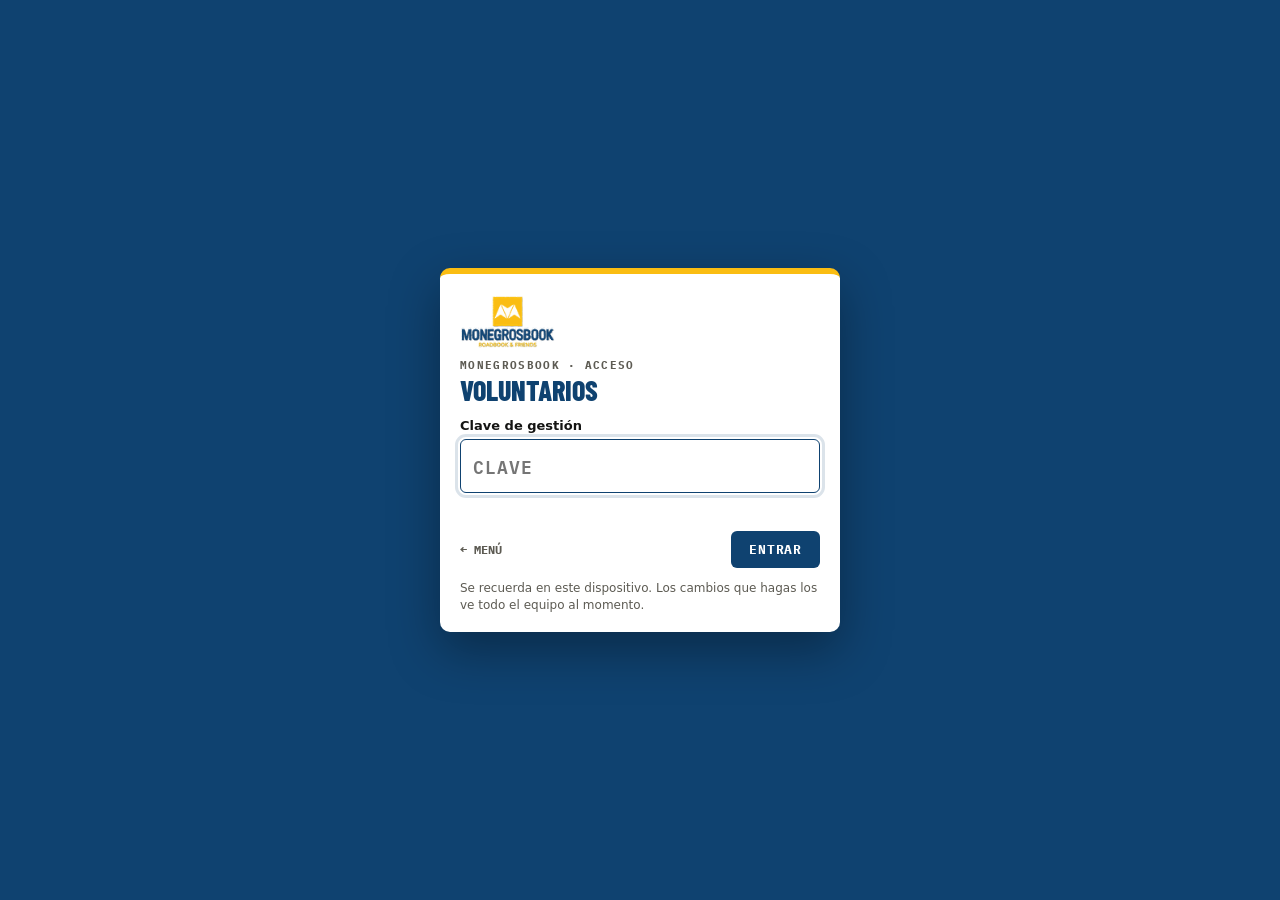
<file: voluntarios/index.html>
<!doctype html>
<html lang="es"><head><meta charset="utf-8">
<meta name="viewport" content="width=device-width,initial-scale=1,viewport-fit=cover">
<meta name="robots" content="noindex,nofollow">
<title>MonegrosBook · Voluntarios</title>
<link rel="preconnect" href="https://fonts.googleapis.com"><link rel="preconnect" href="https://fonts.gstatic.com" crossorigin>
<link href="https://fonts.googleapis.com/css2?family=Barlow+Condensed:wght@600;700;800&family=Barlow:wght@400;500;600;700&family=IBM+Plex+Mono:wght@400;500;600&display=swap" rel="stylesheet">
<link rel="stylesheet" href="../assets/mb.css">
<style>html,body{margin:0}</style>
<style>
:root{
  --bg:#f3f5f8; --panel:#ffffff; --panel2:#eef2f7; --ink:#0d1b2a; --sub:#5b6878; --hair:#dbe2ea;
  --blue:#0F4270; --blue-ink:#ffffff; --yellow:#FABD12; --yellow-soft:#fff3cc; --terra:#BF5A33; --terra-soft:#f8e3da;
  --ok:#1d8a55; --ok-soft:#dcf3e7; --warn:#b7791f; --warn-soft:#fdf0d5; --idle:#8a96a5; --idle-soft:#e8edf2;
  --chip:#e9eef4; --chip-ink:#26394d; --focus:#0F4270;
}
@media (prefers-color-scheme: dark){
  :root:not([data-theme="light"]){
    color-scheme:dark;
    --bg:#0b1119; --panel:#131c27; --panel2:#18232f; --ink:#eef2f6; --sub:#95a3b3; --hair:#253343;
    --blue:#1a5a94; --yellow:#FABD12; --yellow-soft:#3a2f0c; --terra:#e07a52; --terra-soft:#3a2016;
    --ok:#3fcf88; --ok-soft:#12321f; --warn:#f2b54a; --warn-soft:#3a2c10; --idle:#7c8a9a; --idle-soft:#1d2733;
    --chip:#1f2b38; --chip-ink:#cfdae6; --focus:#FABD12;
  }
}
:root[data-theme="dark"]{
  color-scheme:dark;
  --bg:#0b1119; --panel:#131c27; --panel2:#18232f; --ink:#eef2f6; --sub:#95a3b3; --hair:#253343;
  --blue:#1a5a94; --yellow:#FABD12; --yellow-soft:#3a2f0c; --terra:#e07a52; --terra-soft:#3a2016;
  --ok:#3fcf88; --ok-soft:#12321f; --warn:#f2b54a; --warn-soft:#3a2c10; --idle:#7c8a9a; --idle-soft:#1d2733;
  --chip:#1f2b38; --chip-ink:#cfdae6; --focus:#FABD12;
}
*{box-sizing:border-box}
body{background:var(--bg);color:var(--ink);font-family:Barlow,"Segoe UI",Arial,sans-serif;font-size:14px;line-height:1.4}
.mono{font-family:"IBM Plex Mono",ui-monospace,monospace;font-variant-numeric:tabular-nums}
button,select,input{font:inherit;color:inherit}
button{cursor:pointer}
:focus-visible{outline:2px solid var(--focus);outline-offset:2px}

header.top{background:#0F4270;color:#fff;padding-block:14px;padding-inline:16px}
.top-in{max-width:1320px;margin:0 auto;display:flex;flex-wrap:wrap;align-items:center;gap:12px 20px;justify-content:space-between}
.brand{display:flex;align-items:center;gap:14px}
.logo{background:#fff;border-radius:6px;padding:4px 9px;display:flex}
.logo img{height:26px;width:auto;display:block}
h1{font-family:"Barlow Condensed",Arial,sans-serif;font-weight:800;text-transform:uppercase;letter-spacing:.03em;font-size:24px;margin:0;line-height:1}
.h1sub{font-family:"IBM Plex Mono",monospace;font-size:10.5px;letter-spacing:.06em;text-transform:uppercase;opacity:.75;margin-top:4px}
.sync{display:flex;align-items:center;gap:10px;font-size:12px;flex-wrap:wrap}
.dot{width:8px;height:8px;border-radius:50%;background:#FABD12;display:inline-block}
.dot.live{background:#3fcf88;box-shadow:0 0 0 3px rgba(63,207,136,.25)}
.dot.err{background:#ff7a59}
.btn-ghost{background:rgba(255,255,255,.12);border:1px solid rgba(255,255,255,.3);color:#fff;border-radius:6px;padding:6px 11px;font-weight:600;font-size:12px}
.btn-ghost:hover{background:rgba(255,255,255,.22)}
.top a{color:#fff}

main{max-width:1320px;margin:0 auto;padding-block:16px 40px;padding-inline:16px;display:flex;flex-direction:column;gap:14px}

.kpis{display:grid;grid-template-columns:repeat(auto-fit,minmax(118px,1fr));gap:8px}
.kpi{background:var(--panel);border:1px solid var(--hair);border-radius:8px;padding:10px 12px;display:flex;flex-direction:column;gap:2px;text-align:left}
button.kpi:hover{border-color:var(--blue)}
.kpi .n{font-family:"Barlow Condensed",sans-serif;font-weight:700;font-size:28px;line-height:1;font-variant-numeric:tabular-nums}
.kpi .l{font-size:11px;color:var(--sub);text-transform:uppercase;letter-spacing:.05em;font-weight:600}
.kpi.ok .n{color:var(--ok)} .kpi.warn .n{color:var(--terra)}
.kpi .bar{height:4px;border-radius:2px;background:var(--idle-soft);margin-top:6px;overflow:hidden}
.kpi .bar i{display:block;height:100%;background:var(--ok)}

.days{display:grid;grid-template-columns:repeat(4,1fr);gap:8px}
.day{background:var(--panel);border:1px solid var(--hair);border-radius:8px;padding:8px 12px;display:flex;justify-content:space-between;align-items:baseline;gap:8px}
.day b{font-family:"Barlow Condensed",sans-serif;font-size:15px;text-transform:uppercase;letter-spacing:.04em}
.day span{font-size:12px;color:var(--sub)}
.day .mono{font-size:13px;color:var(--ink)}

.bar-tabs{display:flex;flex-wrap:wrap;gap:8px;align-items:center;justify-content:space-between}
.tabs{display:inline-flex;background:var(--panel);border:1px solid var(--hair);border-radius:8px;padding:3px}
.tabs button{border:0;background:none;padding:7px 14px;border-radius:6px;font-weight:700;font-family:"Barlow Condensed",sans-serif;font-size:15px;letter-spacing:.04em;text-transform:uppercase;color:var(--sub)}
.tabs button[aria-selected="true"]{background:var(--blue);color:#fff}
.search{flex:1;min-width:180px;max-width:360px;background:var(--panel);border:1px solid var(--hair);border-radius:8px;padding:8px 12px}

.filters{display:flex;flex-direction:column;gap:6px;background:var(--panel);border:1px solid var(--hair);border-radius:8px;padding:10px 12px}
.frow{display:flex;flex-wrap:wrap;gap:6px;align-items:center}
.frow .lab{font-size:10.5px;text-transform:uppercase;letter-spacing:.07em;color:var(--sub);font-weight:700;width:74px;flex-shrink:0}
.fchip{border:1px solid var(--hair);background:var(--panel2);border-radius:999px;padding:3px 10px;font-size:12px;font-weight:600;color:var(--chip-ink)}
.fchip[aria-pressed="true"]{background:var(--blue);border-color:var(--blue);color:#fff}
.fchip .c{opacity:.65;margin-left:4px;font-family:"IBM Plex Mono",monospace;font-size:11px}
.clear{border:0;background:none;color:var(--terra);font-weight:700;font-size:12px;margin-left:auto}

.banner{border-radius:8px;padding:10px 14px;font-size:13px;border:1px solid var(--hair);background:var(--warn-soft);color:var(--ink)}
.banner.err{background:var(--terra-soft)}

.grid{display:grid;grid-template-columns:repeat(auto-fill,minmax(300px,1fr));gap:10px;align-items:start}
.card{background:var(--panel);border:1px solid var(--hair);border-radius:10px;display:flex;flex-direction:column;overflow:hidden}
.card.st-asig{border-color:color-mix(in srgb,var(--warn) 50%,var(--hair))}
.card.st-conf{border-color:color-mix(in srgb,var(--ok) 55%,var(--hair))}
.chead{padding:11px 13px 8px;display:flex;justify-content:space-between;gap:8px;align-items:flex-start}
.name{font-family:"Barlow Condensed",sans-serif;font-weight:700;font-size:19px;line-height:1.05;text-transform:uppercase;letter-spacing:.01em}
.meta{font-size:12px;color:var(--sub);margin-top:3px;display:flex;gap:10px;flex-wrap:wrap;align-items:center}
.meta .tel{user-select:all;color:var(--ink)}
.copy{border:0;background:none;color:var(--blue);font-size:11px;font-weight:700;padding:0}
:root[data-theme="dark"] .copy{color:var(--yellow)}
@media (prefers-color-scheme: dark){:root:not([data-theme="light"]) .copy{color:var(--yellow)}}
.pill{flex-shrink:0;font-family:"IBM Plex Mono",monospace;font-size:10px;font-weight:600;letter-spacing:.05em;text-transform:uppercase;padding:3px 8px;border-radius:999px;white-space:nowrap}
.pill.none{background:var(--idle-soft);color:var(--sub)}
.pill.asig{background:var(--warn-soft);color:var(--warn)}
.pill.conf{background:var(--ok-soft);color:var(--ok)}
.cbody{padding:0 13px 10px;display:flex;flex-direction:column;gap:8px}
.drow{display:grid;grid-template-columns:repeat(4,1fr);gap:4px}
.d{text-align:center;font-size:11px;font-weight:700;letter-spacing:.04em;padding:4px 0;border-radius:4px;background:var(--idle-soft);color:var(--idle);text-transform:uppercase}
.d.on{background:var(--blue);color:#fff}
.rowlab{font-size:10px;text-transform:uppercase;letter-spacing:.08em;color:var(--sub);font-weight:700;margin-bottom:3px}
.chips{display:flex;flex-wrap:wrap;gap:4px}
.chip{font-size:11.5px;padding:2px 8px;border-radius:4px;background:var(--chip);color:var(--chip-ink);font-weight:600}
.chip.veh{background:transparent;border:1px solid var(--hair)}
.chip.veh.strong{border-color:var(--blue);color:var(--ink)}
.chip.veh.nov{border-style:dashed;color:var(--terra);border-color:var(--terra)}
.chip.sp{background:var(--yellow);color:#231a00}
.obs{font-size:12.5px;color:var(--ink);background:var(--panel2);border-left:3px solid var(--terra);padding:6px 9px;border-radius:0 4px 4px 0}
.dup{font-size:11px;color:var(--sub)}
.cfoot{border-top:1px solid var(--hair);background:var(--panel2);padding:9px 13px;display:flex;flex-direction:column;gap:7px}
.asgs{display:flex;flex-wrap:wrap;gap:5px;align-items:center}
.asg{display:inline-flex;align-items:center;gap:6px;background:var(--blue);color:#fff;border-radius:5px;padding:3px 4px 3px 8px;font-size:12px;font-weight:600}
.asg .dd{font-family:"IBM Plex Mono",monospace;font-size:10px;background:rgba(255,255,255,.18);padding:1px 5px;border-radius:3px}
.asg button{border:0;background:rgba(255,255,255,.14);color:#fff;border-radius:3px;width:18px;height:18px;line-height:1;padding:0;font-size:13px}
.asg button:hover{background:rgba(255,255,255,.3)}
.sugg{display:flex;flex-wrap:wrap;gap:4px;align-items:center}
.sugg .lab{font-size:10.5px;color:var(--sub);margin-right:2px}
.sbtn{border:1px dashed var(--blue);background:transparent;color:var(--ink);border-radius:4px;font-size:11px;font-weight:600;padding:1px 7px}
.sbtn:hover{background:var(--blue);color:#fff;border-style:solid}
.sbtn.top{border-style:solid;border-color:var(--yellow);background:var(--yellow-soft);color:var(--ink)}
.sbtn.top:hover{background:var(--yellow);color:#231a00}
.sbtn.done{opacity:.45;cursor:default;border-style:solid}
.sugg .why{flex-basis:100%;font-size:11px;color:var(--sub);font-style:italic}
.actions{display:flex;gap:6px;flex-wrap:wrap;align-items:center}
.btn{border:1px solid var(--hair);background:var(--panel);border-radius:6px;padding:5px 10px;font-size:12px;font-weight:700}
.btn.pri{background:var(--yellow);border-color:var(--yellow);color:#231a00}
.btn.okb[aria-pressed="true"]{background:var(--ok);border-color:var(--ok);color:#fff}
.btn:disabled{opacity:.5;cursor:default}
.addrow{display:flex;gap:6px;flex-wrap:wrap}
.addrow select{background:var(--panel);border:1px solid var(--hair);border-radius:6px;padding:5px 6px;font-size:12px;max-width:100%}
.addrow select.area{flex:1;min-width:150px}

.areas{display:grid;grid-template-columns:repeat(auto-fill,minmax(250px,1fr));gap:10px;align-items:start}
.acard{background:var(--panel);border:1px solid var(--hair);border-radius:10px;padding:11px 13px;display:flex;flex-direction:column;gap:8px}
.acard.empty{border-style:dashed}
.ahead{display:flex;justify-content:space-between;gap:8px;align-items:flex-start}
.acode{font-family:"IBM Plex Mono",monospace;font-size:10.5px;color:var(--sub)}
.aname{font-family:"Barlow Condensed",sans-serif;font-weight:700;font-size:16px;text-transform:uppercase;line-height:1.1}
.aresp{font-size:11.5px;color:var(--sub)}
.acount{font-family:"Barlow Condensed",sans-serif;font-weight:800;font-size:26px;line-height:1;font-variant-numeric:tabular-nums}
.acard.empty .acount{color:var(--terra)}
.alist{display:flex;flex-direction:column;gap:3px}
.aitem{display:flex;justify-content:space-between;gap:8px;font-size:13px;padding:3px 0;border-top:1px solid var(--hair)}
.aitem .dd{font-family:"IBM Plex Mono",monospace;font-size:10.5px;color:var(--sub)}
.aitem.conf::before{content:"";width:6px;height:6px;border-radius:50%;background:var(--ok);align-self:center;margin-right:-2px}
.aitem .nm{flex:1}
.aempty{font-size:12px;color:var(--terra);font-weight:600}
.acons{font-size:11.5px;color:var(--sub);border-top:1px dashed var(--hair);padding-top:6px}
.acons .lab{font-weight:700;text-transform:uppercase;letter-spacing:.05em;font-size:10px}
.empty-state{padding:30px;text-align:center;color:var(--sub);background:var(--panel);border:1px dashed var(--hair);border-radius:10px}
footer{max-width:1320px;margin:0 auto;padding-inline:16px;padding-block:0 30px;font-family:"IBM Plex Mono",monospace;font-size:10.5px;color:var(--sub);display:flex;justify-content:space-between;gap:8px;flex-wrap:wrap}
.toast{position:fixed;left:50%;transform:translateX(-50%);bottom:calc(18px + env(safe-area-inset-bottom,0px));background:var(--ink);color:var(--bg);padding:8px 14px;border-radius:6px;font-size:13px;font-weight:600;z-index:9}
@media (max-width:560px){
  .days{grid-template-columns:repeat(2,1fr)}
  .frow .lab{width:100%}
  h1{font-size:20px}
}
@media (prefers-reduced-motion:no-preference){.card,.acard{transition:border-color .15s}}
</style>
</head><body>
<header class="top">
  <div class="top-in">
    <div class="brand">
      <a class="logo" href="../" title="Menú"><span class="mb-logo" style="width:64px;height:30px"></span></a>
      <div><h1>Voluntarios</h1><div class="h1sub">Gestión de equipo · 6–7 nov · Fraga</div></div>
    </div>
    <div class="sync">
      <span class="dot" id="dot"></span><span id="syncTxt">Esperando la clave…</span>
      <button class="btn-ghost" id="refresh" type="button">Actualizar ahora</button><a class="btn-ghost" href="../" style="text-decoration:none">← Menú</a><button class="btn-ghost" id="salir" type="button">Salir</button>
      <a href="https://docs.google.com/spreadsheets/d/1pN24NArhm_UTjU24glzwl0rJPq2-pxCZiZimTQiX7Qw/edit" target="_blank" rel="noopener">Abrir Sheet ↗</a>
    </div>
  </div>
</header>

<main>
  <div id="banners"></div>
  <section class="kpis" id="kpis" aria-label="Resumen"></section>
  <section class="days" id="days" aria-label="Disponibilidad por día"></section>
  <div class="bar-tabs">
    <div class="tabs" role="tablist">
      <button role="tab" id="tab-vol" aria-selected="true" type="button">Voluntarios</button>
      <button role="tab" id="tab-area" aria-selected="false" type="button">Por área</button>
    </div>
    <input class="search" id="q" type="search" placeholder="Buscar nombre, teléfono, comentario…" aria-label="Buscar">
  </div>
  <section class="filters" id="filters" aria-label="Filtros"></section>
  <section id="view"></section>
</main>
<footer>
  <span>Fuente: formulario «Registro de Voluntarios» (cuenta mpglobal81) · se actualiza solo cada 30 s · las asignaciones las ve todo el equipo al momento · ★ = consejo principal</span>
  <span>Operado por XG Concept</span>
</footer>
<div class="toast" id="toast" hidden></div>

<script src="../assets/mb.js"></script>
<script>
(function(){
const AREAS=[
["A01","Inscripciones / Check-in","Laia Galindo"],["A02","Verificaciones Técnicas (Paddock)","Josep Piñol"],["A03","Mini Track","Cesc Piñol"],
["A04","Zona de Salida (Arco de Meta)","Jordi Viladoms"],["A05","Llegada y Podium Finisher","Laia Galindo"],["A06","Zona Expo / Comercial","Xavi Francés"],
["A07","Avituallamiento / CP Monegros Festival","Josep Piñol"],["A08","CP Mequinenza (Avituallamiento Plaza)","Jordi Larregola"],["A09","Desmontaje y Limpieza Final","Xavi Galindo"],
["A10","Control de Paso (CP) OnRoad Rápido","Rosa Arbones"],["A11","CP OnRoad Rápido · CP OnRoad 2","Benito Galindo"],["A12","Parking Motos (Paddock)","Sergio"],
["A13","Briefing / Presentación Oficial","Xavi Galindo"],["A14","Media, Redes Sociales y Contenido «Inside»","Noemí Larregola"],["A15","Cena Final y Tardeo (Foodtrucks)","Laia Galindo"],
["A16","Post-Evento y Cierre de Edición","Xavi Galindo"],["A17","Centro de Mando (HQ/PCO) y Logística Interna","Jordi Viladoms"],["A18","Vigilancia y Seguridad","Xavi Galindo"],
["A19","Ruta Off-Road","Jordi Viladoms"],["A20","Equipo Médico","Anna Comesolives"],["A21","Ruta On-Road","Jordi Viladoms"]];
const SHORT={A01:"Check-in",A02:"Verificaciones",A03:"Mini Track",A04:"Salida",A05:"Llegada",A06:"Expo",A07:"CP Festival",A08:"CP Mequinenza",A09:"Desmontaje",A10:"CP OnRoad 1",A11:"CP OnRoad 2",A12:"Parking",A13:"Briefing",A14:"Media",A15:"Cena",A16:"Post-evento",A17:"HQ / PCO",A18:"Seguridad",A19:"Ruta Off",A20:"Médico",A21:"Ruta On"};
const AREA=Object.fromEntries(AREAS.map(a=>[a[0],{c:a[0],n:a[1],r:a[2],s:SHORT[a[0]]}]));
const DAYS=[["pre","Previos","P"],["vie","Viernes","V"],["sab","Sábado","S"],["dom","Domingo","D"]];
const DAYLBL={pre:"PREV",vie:"VIE",sab:"SÁB",dom:"DOM",all:"TODO"};
// task preferences in the form -> short label + suggested areas
const TASKS=[
 {k:"insc",re:/inscripciones/i,l:"Inscripciones",a:["A01"]},
 {k:"veri",re:/verificaciones/i,l:"Verificaciones",a:["A02"]},
 {k:"expo",re:/montaje/i,l:"Montaje/Expo",a:["A06","A09"]},
 {k:"sal",re:/salida \(/i,l:"Salida",a:["A04"]},
 {k:"ruta",re:/ayuda en ruta/i,l:"Ayuda en ruta",a:["A19","A21"]},
 {k:"cp",re:/controles de paso/i,l:"Controles de paso",a:["A10","A11","A07","A08"]},
 {k:"rb",re:/roadbooks/i,l:"Roadbooks",a:["A01"]},
 {k:"park",re:/parking/i,l:"Parking",a:["A12"]},
 {k:"lleg",re:/llegada/i,l:"Llegada",a:["A05"]},
 {k:"cena",re:/cena/i,l:"Cena",a:["A15"]},
 {k:"it",re:/inform[aá]tica/i,l:"Informática",a:["A17"],sp:1},
 {k:"foto",re:/fotos/i,l:"Foto",a:["A14"],sp:1},
 {k:"video",re:/v[ií]deo/i,l:"Vídeo",a:["A14"],sp:1},
 {k:"dron",re:/dron/i,l:"Dron",a:["A14"],sp:1},
 {k:"san",re:/sanitari/i,l:"Sanitario",a:["A20"],sp:1}];
const VEH=[
 {k:"4x4",re:/4x4/i,l:"4x4 / SUV",strong:1},
 {k:"furgo",re:/furgoneta/i,l:"Furgoneta",strong:1},
 {k:"trail",re:/trail|enduro/i,l:"Moto trail",strong:1},
 {k:"moto",re:/moto de carretera/i,l:"Moto carretera"},
 {k:"coche",re:/turismo/i,l:"Turismo"},
 {k:"nov",re:/no dispongo/i,l:"Sin vehículo",nov:1}];


// ---- consejo de encaje (criterio operativa XG): puntúa cada área y devuelve las 3 mejores con el porqué
const NO_SUG=new Set(["A13","A16"]); // dirección
function suggest(v){
 const sc={}, why={};
 const add=(c,p,w)=>{if(NO_SUG.has(c))return;sc[c]=(sc[c]||0)+p;if(w&&p>0){(why[c]=why[c]||new Set()).add(w);}};
 AREAS.forEach(a=>{const r=slug(a[2]);if(r.length>5&&(v.id.startsWith(r)||r.startsWith(v.id)))add(a[0],25,"ya es responsable del área");});
 v.tasks.forEach(t=>t.a.forEach(c=>add(c,t.sp?8:5,t.sp?"aporta "+t.l.toLowerCase():"quiere "+t.l.toLowerCase())));
 const has=k=>v.veh.some(x=>x.k===k);
 if(has("trail")){add("A19",4,"moto trail");add("A21",1);["A10","A11","A07","A08"].forEach(c=>add(c,2,"moto trail"));}
 if(has("4x4")){["A07","A08"].forEach(c=>add(c,3,"tiene 4x4"));add("A17",2,"tiene 4x4");add("A18",2,"tiene 4x4");add("A19",1);}
 if(has("furgo")){add("A17",3,"furgoneta");add("A09",2,"furgoneta");add("A06",2,"furgoneta");}
 if(has("nov")){["A01","A05","A15","A12"].forEach(c=>add(c,3,"sin vehículo: recinto"));add("A06",1);["A19","A21","A08","A10","A11","A07"].forEach(c=>add(c,-6));}
 if(has("coche")&&!has("4x4")&&!has("trail")){["A19","A08"].forEach(c=>add(c,-3));["A01","A05","A15","A12","A06"].forEach(c=>add(c,1));}
 const D=v.days;
 if(D.sab){["A04","A05","A07","A08","A10","A11","A12","A15","A17","A18","A19","A20","A21","A14"].forEach(c=>add(c,1));}
 else{["A04","A05","A07","A08","A10","A11","A15","A19","A20","A21"].forEach(c=>add(c,-7));}
 if(D.vie){["A01","A02","A06","A12"].forEach(c=>add(c,1,"viene el viernes"));}else{["A01","A02"].forEach(c=>add(c,-6));}
 if(D.dom){add("A09",3,"puede el domingo");}else add("A09",-6);
 if(D.pre){add("A19",2,"días previos: revisar ruta");add("A21",2,"días previos: revisar ruta");add("A06",1,"días previos: montaje");}
 const o=(v.obs||"").toLowerCase();
 if(/protecci/.test(o)){add("A18",9,"Protección Civil");add("A20",3,"Protección Civil");}
 if(/rodibook/.test(o)){add("A17",5,"staff Rodibook");add("A01",3,"staff Rodibook");}
 if(/terreno|fraga/.test(o)){add("A19",5,"conoce el terreno");}
 if(/cami[oó]n/.test(o)){add("A17",3,"camión");add("A09",3,"camión");add("A06",2,"camión");}
 if(/no puedo.*larga|pierna/.test(o)){["A19","A21","A09"].forEach(c=>add(c,-5));add("A01",2,"tarea sin andar");add("A17",2,"tarea sin andar");}
 if(/ninguna experiencia|no experiencia/.test(o)){["A19","A02"].forEach(c=>add(c,-3));add("A01",2,"sin experiencia: tarea guiada");add("A15",2,"sin experiencia: tarea guiada");}
 if(/15:00|16:00/.test(o)){add("A01",1);add("A15",1);}
 // si no marcó ninguna tarea: reparto por lo que sabemos
 if(!v.tasks.length){add("A01",1);add("A15",1);add("A12",1);}
 return Object.entries(sc).filter(([c,p])=>p>0).sort((a,b)=>b[1]-a[1]||a[0].localeCompare(b[0])).slice(0,3)
  .map(([c,p])=>({c,p,why:[...(why[c]||[])].slice(0,3).join(", ")}));
}

let vols=[], asg={}, st={tab:"vol",q:"",estado:null,day:null,veh:null,task:null}, openAdd=null;
let dbOk=false, lastSync=null;
try{const t=localStorage.getItem("mbv_tab"); if(t==="area")st.tab="area";}catch(e){}

const $=s=>document.querySelector(s);
const esc=s=>String(s??"").replace(/[&<>"']/g,c=>({"&":"&amp;","<":"&lt;",">":"&gt;",'"':"&quot;","'":"&#39;"}[c]));
const slug=s=>String(s||"").normalize("NFD").replace(/[̀-ͯ]/g,"").toLowerCase().replace(/[^a-z0-9]+/g,"-").replace(/^-|-$/g,"").slice(0,80)||"sin-nombre";
const title=s=>String(s||"").trim().toLowerCase().replace(/(^|[\s\-'’])(\p{L})/gu,(m,a,b)=>a+b.toUpperCase());
function toast(t){const e=$("#toast");e.textContent=t;e.hidden=false;clearTimeout(toast.t);toast.t=setTimeout(()=>e.hidden=true,2200);}

function parseCSV(txt){const rows=[];let row=[],f="",q=false;for(let i=0;i<txt.length;i++){const c=txt[i];
 if(q){if(c==='"'){if(txt[i+1]==='"'){f+='"';i++;}else q=false;}else f+=c;}
 else if(c==='"')q=true; else if(c===','){row.push(f);f="";} else if(c==='\n'||c==='\r'){if(c==='\r'&&txt[i+1]==='\n')i++;row.push(f);rows.push(row);row=[];f="";} else f+=c;}
 if(f!==""||row.length){row.push(f);rows.push(row);} return rows.filter(r=>r.some(x=>x.trim()!==""));}
function b64utf8(b){const bin=atob(b.replace(/\s/g,""));const u=new Uint8Array(bin.length);for(let i=0;i<bin.length;i++)u[i]=bin.charCodeAt(i);return new TextDecoder("utf-8").decode(u);}

function buildVols(rows){
 rows=(rows||[]).filter(r=>r.some(x=>String(x).trim()!=="")); if(!rows.length) return [];
 const H=rows[0].map(h=>h.trim().toLowerCase());
 const col=(fn)=>H.findIndex(fn);
 const iName=col(h=>h.startsWith("nombre")), iTel=col(h=>h==="tel"||h.startsWith("tel")), iMail=col(h=>h.includes("mail")),
  iTalla=col(h=>h.includes("talla")), iFechas=col(h=>h.includes("fechas")), iTareas=col(h=>h.includes("tareas")),
  iVeh=col(h=>h.includes("veh")), iObs=col(h=>h.includes("observ")), iTs=col(h=>h.includes("marca temporal"));
 const map=new Map();
 rows.slice(1).forEach((r,idx)=>{
  const name=(r[iName]||"").trim(); if(!name) return;
  const id=slug(name);
  const fechas=r[iFechas]||"", tareas=r[iTareas]||"", veh=r[iVeh]||"";
  let obs=(r[iObs]||"").trim(); if(/^(ninguna|no|-)$/i.test(obs)) obs="";
  const v={id,name:title(name),tel:(r[iTel]||"").trim(),mail:(r[iMail]||"").trim(),talla:(r[iTalla]||"").trim(),ts:(r[iTs]||"").trim(),order:idx,
   days:{pre:/previos/i.test(fechas),vie:/viernes/i.test(fechas),sab:/s[aá]bado/i.test(fechas),dom:/domingo/i.test(fechas)},
   tasks:TASKS.filter(t=>t.re.test(tareas)),veh:VEH.filter(x=>x.re.test(veh)),obs,dupes:0};
  const prev=map.get(id); if(prev){v.dupes=prev.dupes+1;} map.set(id,v);
 });
 return [...map.values()];
}
function status(v){const a=asg[v.id]; if(!a||!(a.items||[]).length) return "none"; return a.confirmado?"conf":"asig";}
function specials(v){return v.tasks.filter(t=>t.sp);}

function passes(v,skip){
 if(skip!=="estado"&&st.estado&&status(v)!==st.estado) return false;
 if(skip!=="day"&&st.day&&!v.days[st.day]) return false;
 if(skip!=="veh"&&st.veh&&!v.veh.some(x=>x.k===st.veh)) return false;
 if(skip!=="task"&&st.task&&!v.tasks.some(t=>t.k===st.task)) return false;
 if(st.q){const q=slug(st.q).replace(/-/g," "),hay=slug([v.name,v.tel,v.mail,v.obs,(asg[v.id]?.items||[]).map(i=>i.area).join(" ")].join(" ")).replace(/-/g," ");
  if(!hay.includes(q)) return false;}
 return true;}

function renderKpis(){
 const n=vols.length, a=vols.filter(v=>status(v)!=="none").length, c=vols.filter(v=>status(v)==="conf").length;
 const cnt=k=>vols.filter(v=>v.veh.some(x=>x.k===k)).length;
 const pct=n?Math.round(a/n*100):0;
 $("#kpis").innerHTML=`
 <div class="kpi"><span class="n">${n}</span><span class="l">Voluntarios</span></div>
 <button type="button" class="kpi ok" data-est="asig"><span class="n">${a}</span><span class="l">Asignados · ${pct}%</span><span class="bar"><i style="width:${pct}%"></i></span></button>
 <button type="button" class="kpi" data-est="conf"><span class="n">${c}</span><span class="l">Confirmados</span></button>
 <button type="button" class="kpi warn" data-est="none"><span class="n">${n-a}</span><span class="l">Sin asignar</span></button>
 <button type="button" class="kpi" data-veh="4x4"><span class="n">${cnt("4x4")}</span><span class="l">Con 4x4</span></button>
 <button type="button" class="kpi" data-veh="trail"><span class="n">${cnt("trail")}</span><span class="l">Moto trail</span></button>
 <button type="button" class="kpi" data-veh="furgo"><span class="n">${cnt("furgo")}</span><span class="l">Furgoneta</span></button>
 <button type="button" class="kpi warn" data-veh="nov"><span class="n">${cnt("nov")}</span><span class="l">Sin vehículo</span></button>`;
 $("#days").innerHTML=DAYS.map(([k,l])=>{const tot=vols.filter(v=>v.days[k]).length;
  const as=vols.filter(v=>(asg[v.id]?.items||[]).some(i=>i.dia===k||i.dia==="all")).length;
  return `<div class="day"><b>${l}</b><span>disp. <span class="mono">${tot}</span> · asig. <span class="mono">${as}</span></span></div>`}).join("");
}
function fchip(group,key,label,count){const on=st[group]===key;return `<button type="button" class="fchip" aria-pressed="${on}" data-g="${group}" data-k="${key}">${esc(label)}<span class="c">${count}</span></button>`;}
function renderFilters(){
 const base=g=>vols.filter(v=>passes(v,g));
 const est=base("estado"),dd=base("day"),vh=base("veh"),tk=base("task");
 const any=st.estado||st.day||st.veh||st.task||st.q;
 $("#filters").innerHTML=`
 <div class="frow"><span class="lab">Estado</span>${fchip("estado","none","Sin asignar",est.filter(v=>status(v)==="none").length)}${fchip("estado","asig","Asignado",est.filter(v=>status(v)==="asig").length)}${fchip("estado","conf","Confirmado",est.filter(v=>status(v)==="conf").length)}${any?'<button type="button" class="clear" id="clr">Quitar filtros</button>':''}</div>
 <div class="frow"><span class="lab">Día</span>${DAYS.map(([k,l])=>fchip("day",k,l,dd.filter(v=>v.days[k]).length)).join("")}</div>
 <div class="frow"><span class="lab">Vehículo</span>${VEH.map(x=>fchip("veh",x.k,x.l,vh.filter(v=>v.veh.some(y=>y.k===x.k)).length)).join("")}</div>
 <div class="frow"><span class="lab">Quiere</span>${TASKS.map(t=>fchip("task",t.k,t.l,tk.filter(v=>v.tasks.some(y=>y.k===t.k)).length)).join("")}</div>`;
}
function areaOpts(sel){return AREAS.map(a=>`<option value="${a[0]}"${a[0]===sel?" selected":""}>${a[0]} · ${esc(a[1])}</option>`).join("");}
function dayOpts(v){const av=DAYS.filter(d=>v.days[d[0]]);const list=av.length?av:DAYS;return list.map(d=>`<option value="${d[0]}">${d[1]}</option>`).join("")+`<option value="all">Todo el evento</option>`;}
function card(v){
 const s=status(v), a=asg[v.id]||{}, items=a.items||[];
 const pill={none:'<span class="pill none">Sin asignar</span>',asig:'<span class="pill asig">Asignado</span>',conf:'<span class="pill conf">✓ Confirmado</span>'}[s];
 const sp=specials(v);
 const norm=v.tasks.filter(t=>!t.sp);
 const sugAll=suggest(v); const sug=sugAll.map(x=>x.c);
 const firstDay=(DAYS.find(d=>v.days[d[0]])||["all"])[0];
 return `<article class="card st-${s}" data-id="${v.id}">
  <div class="chead"><div><div class="name">${esc(v.name)}</div>
   <div class="meta">${v.tel?`<span class="tel mono">${esc(v.tel)}</span><button type="button" class="copy" data-copy="${esc(v.tel)}">Copiar</button>`:""}${v.talla?`<span>Talla <b>${esc(v.talla)}</b></span>`:""}</div></div>${pill}</div>
  <div class="cbody">
   <div><div class="rowlab">Disponible</div><div class="drow">${DAYS.map(([k,l])=>`<span class="d${v.days[k]?" on":""}" title="${l}">${l.slice(0,3)}</span>`).join("")}</div></div>
   <div><div class="rowlab">Vehículo</div><div class="chips">${v.veh.length?v.veh.map(x=>`<span class="chip veh${x.strong?" strong":""}${x.nov?" nov":""}">${esc(x.l)}</span>`).join(""):'<span class="chip veh">No indicado</span>'}</div></div>
   ${sp.length?`<div><div class="rowlab">Aporta</div><div class="chips">${sp.map(t=>`<span class="chip sp">${esc(t.l)}</span>`).join("")}</div></div>`:""}
   ${norm.length?`<div><div class="rowlab">Quiere hacer</div><div class="chips">${norm.map(t=>`<span class="chip">${esc(t.l)}</span>`).join("")}</div></div>`:""}
   ${v.obs?`<div class="obs">${esc(v.obs)}</div>`:""}
   ${v.dupes?`<div class="dup">Respondió ${v.dupes+1} veces · se muestra la última</div>`:""}
  </div>
  <div class="cfoot">
   ${items.length?`<div class="asgs">${items.map((it,ix)=>`<span class="asg" title="${esc(AREA[it.area]?.n||it.area)}"><span class="dd">${DAYLBL[it.dia]||""}</span>${esc(it.area)} · ${esc(AREA[it.area]?.s||"")}<button type="button" aria-label="Quitar asignación" data-rm="${ix}">×</button></span>`).join("")}</div>`:""}
   ${openAdd===v.id?`<div class="addrow"><select class="area" id="sel-area-${v.id}" aria-label="Área">${areaOpts(sug[0]||"A01")}</select><select id="sel-day-${v.id}" aria-label="Día">${dayOpts(v)}</select><button type="button" class="btn pri" data-ok="1">Asignar</button><button type="button" class="btn" data-cancel="1">Cancelar</button></div>`:
   `<div class="sugg"><span class="lab">Encaja en:</span>${sugAll.length?sugAll.map((x,i)=>{const done=items.some(it=>it.area===x.c);return `<button type="button" class="sbtn${i===0?" top":""}${done?" done":""}" data-quick="${x.c}" data-day="${firstDay}" title="${esc(AREA[x.c].n)}${x.why?" · "+esc(x.why):""}"${done?" disabled":""}>${i===0?"★ ":""}${x.c} ${esc(AREA[x.c].s)}</button>`}).join("")+(sugAll[0]&&sugAll[0].why?`<span class="why">${esc(sugAll[0].why)}</span>`:""):'<span class="why">sin datos suficientes: tú decides</span>'}</div>
   <div class="actions"><button type="button" class="btn pri" data-add="1"${dbOk?"":" disabled"}>+ Asignar</button>${items.length?`<button type="button" class="btn okb" data-conf="1" aria-pressed="${!!a.confirmado}">${a.confirmado?"✓ Confirmado":"Marcar confirmado"}</button>`:""}</div>`}
  </div></article>`;
}
function renderAreas(){
 const by={}; AREAS.forEach(a=>by[a[0]]=[]);
 const cons={}; AREAS.forEach(a=>cons[a[0]]=[]);
 vols.forEach(v=>{if(!passes(v))return;(asg[v.id]?.items||[]).forEach(it=>{(by[it.area]=by[it.area]||[]).push({v,it,conf:asg[v.id].confirmado});});
  if(status(v)==="none"){const s0=suggest(v)[0];if(s0)cons[s0.c].push(v);}});
 const order={pre:0,vie:1,sab:2,dom:3,all:4};
 return `<div class="areas">${AREAS.map(([c,n,r])=>{const L=(by[c]||[]).sort((x,y)=>order[x.it.dia]-order[y.it.dia]||x.v.name.localeCompare(y.v.name));
  return `<div class="acard${L.length?"":" empty"}"><div class="ahead"><div><div class="acode">${c} · resp. ${esc(r)}</div><div class="aname">${esc(n)}</div></div><div class="acount">${L.length}</div></div>
  ${L.length?`<div class="alist">${L.map(x=>`<div class="aitem${x.conf?" conf":""}"><span class="nm">${esc(x.v.name)}</span><span class="dd">${DAYLBL[x.it.dia]||""}${x.v.veh.some(y=>y.strong)?" · "+esc(x.v.veh.find(y=>y.strong).l):""}</span></div>`).join("")}</div>`:'<div class="aempty">Sin voluntarios asignados</div>'}
  ${cons[c].length?`<div class="acons"><span class="lab">Consejo (sin asignar):</span> ${cons[c].map(v=>esc(v.name)).join(" · ")}</div>`:""}</div>`}).join("")}</div>`;
}
function render(){
 renderKpis(); renderFilters();
 $("#tab-vol").setAttribute("aria-selected",st.tab==="vol"); $("#tab-area").setAttribute("aria-selected",st.tab==="area");
 if(!vols.length){ $("#view").innerHTML=`<div class="empty-state">${lastSync?"El formulario todavía no tiene respuestas.":"Cargando respuestas del formulario…"}</div>`; return; }
 if(st.tab==="area"){ $("#view").innerHTML=renderAreas(); return; }
 const rank={none:0,asig:1,conf:2};
 const L=vols.filter(v=>passes(v)).sort((a,b)=>rank[status(a)]-rank[status(b)]||a.name.localeCompare(b.name));
 $("#view").innerHTML=L.length?`<div class="grid">${L.map(card).join("")}</div>`:'<div class="empty-state">Nadie cumple estos filtros.</div>';
}

// ---- persistence
async function saveAsg(id,patch){
 if(!dbOk){toast("Sin conexión: no se ha guardado");return;}
 const v=vols.find(x=>x.id===id); const cur=asg[id]||{items:[],confirmado:false};
 const next={nombre:v?.name||id,items:cur.items||[],confirmado:!!cur.confirmado,...patch};
 if(!next.items.length) next.confirmado=false;
 asg[id]=next; render();
 try{ const j=await MB.call("asig.set",{id,nombre:next.nombre,items:next.items,confirmado:next.confirmado}); asg=j.asig; render(); }
 catch(e){ toast(e.code==="permiso"?"Esta clave no puede asignar":"No se ha guardado. Prueba otra vez."); load(); }
}

// ---- events
document.addEventListener("click",async ev=>{
 const t=ev.target.closest("button"); if(!t) return;
 if(t.id==="tab-vol"||t.id==="tab-area"){st.tab=t.id==="tab-vol"?"vol":"area";try{localStorage.setItem("mbv_tab",st.tab)}catch(e){};render();return;}
 if(t.id==="refresh"){load(true);return;}
 if(t.id==="salir"){MB.logout();return;}
 if(t.id==="clr"){st.estado=st.day=st.veh=st.task=null;st.q="";$("#q").value="";render();return;}
 if(t.dataset.g){const g=t.dataset.g;st[g]=st[g]===t.dataset.k?null:t.dataset.k;render();return;}
 if(t.dataset.est){st.estado=st.estado===t.dataset.est?null:t.dataset.est;st.tab="vol";render();return;}
 if(t.dataset.veh){st.veh=st.veh===t.dataset.veh?null:t.dataset.veh;st.tab="vol";render();return;}
 if(t.dataset.copy!==undefined){const val=t.dataset.copy;try{await navigator.clipboard.writeText(val);toast("Teléfono copiado")}catch(e){toast(val)};return;}
 const c=t.closest(".card"); if(!c) return; const id=c.dataset.id; const cur=asg[id]||{items:[]};
 if(t.dataset.add){openAdd=id;render();$("#sel-area-"+id)?.focus();return;}
 if(t.dataset.cancel){openAdd=null;render();return;}
 if(t.dataset.ok){const area=$("#sel-area-"+id).value,dia=$("#sel-day-"+id).value;openAdd=null;
  if((cur.items||[]).some(i=>i.area===area&&i.dia===dia)){render();return;}
  await saveAsg(id,{items:[...(cur.items||[]),{area,dia}]});toast("Asignado a "+area);return;}
 if(t.dataset.quick){if(!dbOk){toast("Sin conexión: no se ha guardado");return;}await saveAsg(id,{items:[...(cur.items||[]),{area:t.dataset.quick,dia:t.dataset.day}]});toast("Asignado a "+t.dataset.quick);return;}
 if(t.dataset.rm!==undefined){const items=(cur.items||[]).filter((_,i)=>i!==+t.dataset.rm);await saveAsg(id,{items});return;}
 if(t.dataset.conf){await saveAsg(id,{confirmado:!cur.confirmado});return;}
});
let qt; $("#q").addEventListener("input",e=>{clearTimeout(qt);qt=setTimeout(()=>{st.q=e.target.value.trim();render();},150);});

// ---- sync status
function setSync(kind,txt){$("#dot").className="dot"+(kind==="live"?" live":kind==="err"?" err":"");$("#syncTxt").textContent=txt;}
function fmt(ts){const d=new Date(ts);return d.toLocaleTimeString("es-ES",{hour:"2-digit",minute:"2-digit"});}
function banner(html,err){$("#banners").innerHTML=html?`<div class="banner${err?" err":""}">${html}</div>`:"";}
let loading=false;
async function load(manual){
 if(loading) return; loading=true;
 if(manual) setSync("","Actualizando…");
 try{
  const j=await MB.call("vol");
  vols=buildVols(j.rows); asg=j.asig||{}; lastSync=j.ts; dbOk=true;
  setSync("live",`${vols.length} voluntarios · al día ${fmt(lastSync)}`); banner("");
  if(!openAdd) render();
  if(manual) toast("Datos actualizados");
 }catch(e){
  if(e.code==="clave"){MB.logout();return;}
  setSync("err",lastSync?`Sin conexión · últimos datos ${fmt(lastSync)}`:"Sin datos");
  banner("No se ha podido leer la hoja. Pulsa «Actualizar ahora»; si sigue igual, avisa a Claude.",true);
 }finally{loading=false;}
}

render();
MB.gate({need:"gestion",title:"Voluntarios"}).then(()=>{ load(); MB.poll(load,30000); });
})();
</script>
</body></html>
</file>
<file: assets/mb.css>
/* MonegrosBook · web del equipo · estilos comunes (acceso, logo, aviso) */
.mb-logo{display:inline-block;vertical-align:middle;width:116px;height:64px;background:#fff url("[data-uri]") center/contain no-repeat;border-radius:8px}
.mb-gate{position:fixed;inset:0;z-index:50;display:grid;place-items:center;padding:16px;background:#0F4270}
.mb-gate-box{width:min(400px,100%);background:#fff;color:#141413;border-radius:10px;border-top:6px solid #FABD12;padding:22px 20px 18px;box-shadow:0 18px 50px rgba(0,0,0,.35);font-family:"IBM Plex Sans",system-ui,Arial,sans-serif}
.mb-gate-box .mb-logo{margin-bottom:10px;width:96px;height:52px}
.mb-gate-k{font:700 11px "IBM Plex Mono",ui-monospace,monospace;letter-spacing:.12em;text-transform:uppercase;color:#5d5b53;margin:0}
.mb-gate-box h2{font:800 28px/1 "Barlow Condensed","Arial Narrow",Arial,sans-serif;text-transform:uppercase;margin:4px 0 14px;color:#0F4270}
.mb-gate-box label{display:block;font:600 13px system-ui,Arial,sans-serif;margin-bottom:6px}
.mb-gate-box input{width:100%;box-sizing:border-box;font:600 18px "IBM Plex Mono",ui-monospace,monospace;letter-spacing:.06em;padding:11px 12px;border:1.5px solid #141413;border-radius:6px;text-transform:uppercase;background:#fff;color:#141413}
.mb-gate-box input:focus{outline:3px solid rgba(15,66,112,.15);border-color:#0F4270}
.mb-gate-err{color:#d7263d;font-size:13px;min-height:18px;margin:8px 0 0}
.mb-gate-row{display:flex;justify-content:space-between;align-items:center;margin-top:12px}
.mb-gate-row a{font:700 12px "IBM Plex Mono",monospace;color:#5d5b53;text-decoration:none;text-transform:uppercase}
.mb-gate-row button{font:700 13px "IBM Plex Mono",monospace;letter-spacing:.06em;text-transform:uppercase;padding:10px 18px;border-radius:6px;border:0;background:#0F4270;color:#fff;cursor:pointer}
.mb-gate-hint{font-size:12px;color:#5d5b53;margin:12px 0 0}
.mb-toast{position:fixed;left:50%;transform:translateX(-50%);bottom:calc(18px + env(safe-area-inset-bottom,0px));background:#141413;color:#fff;padding:9px 14px;border-radius:6px;font:600 13px system-ui,Arial,sans-serif;z-index:60;max-width:calc(100% - 32px)}
.mb-toast[hidden]{display:none}
</file>
